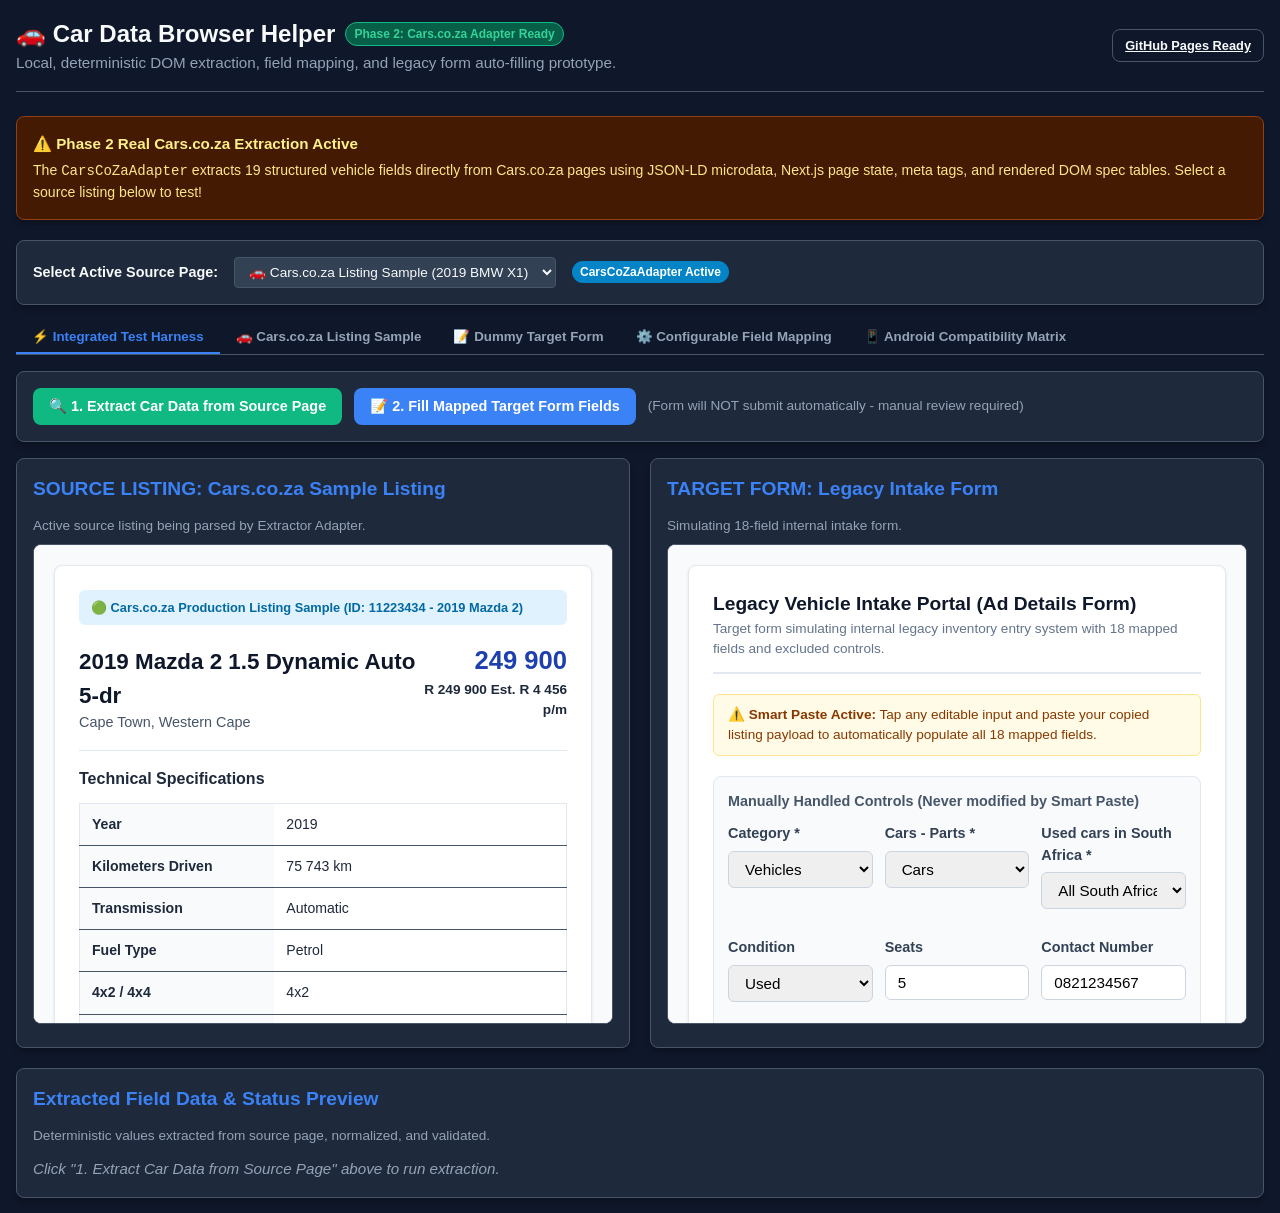
<file: docs/index.html>
<!DOCTYPE html>
<html lang="en">
<head>
  <meta charset="UTF-8">
  <meta name="viewport" content="width=device-width, initial-scale=1.0">
  <title>Car Data Automation Helper - Phase 2 Cars.co.za Extractor</title>
  <link rel="stylesheet" href="styles.css">
</head>
<body>

  <header>
    <div style="display:flex; justify-content:space-between; align-items:center; flex-wrap:wrap; gap:12px;">
      <div>
        <h1>
          🚗 Car Data Browser Helper
          <span class="badge badge-no-node">Phase 2: Cars.co.za Adapter Ready</span>
        </h1>
        <p>Local, deterministic DOM extraction, field mapping, and legacy form auto-filling prototype.</p>
      </div>
      <div>
        <a href="https://github.com" target="_blank" class="btn btn-outline" style="font-size:0.8rem; padding:6px 12px;">GitHub Pages Ready</a>
      </div>
    </div>
  </header>

  <!-- Same-Origin Security Notice Banner -->
  <div class="card" style="background:#451a03; border-color:#92400e; margin-bottom:20px;">
    <h3 style="color:#fef08a; font-size:0.95rem; margin-bottom:4px;">⚠️ Phase 2 Real Cars.co.za Extraction Active</h3>
    <p style="color:#fde68a; font-size:0.88rem;">
      The <code>CarsCoZaAdapter</code> extracts 19 structured vehicle fields directly from Cars.co.za pages using JSON-LD microdata, Next.js page state, meta tags, and rendered DOM spec tables. Select a source listing below to test!
    </p>
  </div>

  <!-- Source Page Selector -->
  <div class="card" style="margin-bottom:16px; background:#1e293b;">
    <div style="display:flex; align-items:center; gap:16px; flex-wrap:wrap;">
      <label style="font-weight:600; color:#f8fafc; font-size:0.9rem;">Select Active Source Page:</label>
      <select id="source-page-select" class="mapping-input" style="width:auto; min-width:320px; font-family:sans-serif;" onchange="switchSourceIframe(this.value)">
        <option value="cars-co-za-sample.html">🚗 Cars.co.za Listing Sample (2019 BMW X1)</option>
        <option value="dummy-source.html">📄 Dummy Practice Page (Phase 1)</option>
      </select>
      <span id="active-adapter-badge" class="badge" style="background:#0284c7; color:#fff;">CarsCoZaAdapter Active</span>
    </div>
  </div>

  <!-- Navigation Tabs -->
  <div class="tabs">
    <button class="tab-btn active" data-tab="tab-harness">⚡ Integrated Test Harness</button>
    <button class="tab-btn" data-tab="tab-cars-sample">🚗 Cars.co.za Listing Sample</button>
    <button class="tab-btn" data-tab="tab-target">📝 Dummy Target Form</button>
    <button class="tab-btn" data-tab="tab-mapping">⚙️ Configurable Field Mapping</button>
    <button class="tab-btn" data-tab="tab-android">📱 Android Compatibility Matrix</button>
  </div>

  <!-- TAB 1: INTEGRATED TEST HARNESS -->
  <div id="tab-harness" class="tab-content active">
    <div class="card full-width" style="margin-bottom:16px;">
      <div class="action-bar" style="margin-bottom:0;">
        <button onclick="extractFromIframeSource()" class="btn btn-success">
          🔍 1. Extract Car Data from Source Page
        </button>
        <button id="btn-fill-target-iframe" onclick="fillTargetIframe()" class="btn btn-primary" disabled>
          📝 2. Fill Mapped Target Form Fields
        </button>
        <span style="align-self:center; font-size:0.85rem; color:#94a3b8;">
          (Form will NOT submit automatically - manual review required)
        </span>
      </div>
    </div>

    <!-- Extraction Status & Summary -->
    <div id="fill-summary-container" style="margin-bottom:12px;"></div>

    <div class="grid-layout">
      <!-- Left: Source Listing Iframe -->
      <div class="card">
        <h2>SOURCE LISTING: <span id="source-iframe-title">Cars.co.za Sample Listing</span></h2>
        <p style="margin-bottom:8px; font-size:0.85rem;">Active source listing being parsed by Extractor Adapter.</p>
        <iframe id="iframe-source" src="cars-co-za-sample.html"></iframe>
      </div>

      <!-- Right: Target Form Iframe -->
      <div class="card">
        <h2>TARGET FORM: Legacy Intake Form</h2>
        <p style="margin-bottom:8px; font-size:0.85rem;">Simulating 18-field internal intake form.</p>
        <iframe id="iframe-target" src="dummy-target.html"></iframe>
      </div>
    </div>

    <!-- Live Extracted Data Preview Panel -->
    <div class="card full-width" style="margin-top:20px;">
      <h2>Extracted Field Data & Status Preview</h2>
      <p style="margin-bottom:12px; font-size:0.85rem;">Deterministic values extracted from source page, normalized, and validated.</p>
      <div id="preview-table-container" class="table-responsive">
        <p style="color:#94a3b8; font-style:italic;">Click "1. Extract Car Data from Source Page" above to run extraction.</p>
      </div>
    </div>
  </div>

  <!-- TAB 2: STANDALONE CARS.CO.ZA SAMPLE -->
  <div id="tab-cars-sample" class="tab-content">
    <div class="card full-width">
      <h2>Cars.co.za Sample Listing Fixture</h2>
      <p style="margin-bottom:16px;">View or test the Cars.co.za sample listing standalone in a full window.</p>
      <div style="margin-bottom:12px;">
        <a href="cars-co-za-sample.html" target="_blank" class="btn btn-secondary">Open cars-co-za-sample.html in New Tab ↗</a>
      </div>
      <iframe src="cars-co-za-sample.html" style="height:600px;"></iframe>
    </div>
  </div>

  <!-- TAB 3: STANDALONE DUMMY TARGET -->
  <div id="tab-target" class="tab-content">
    <div class="card full-width">
      <h2>Dummy Target Legacy Form</h2>
      <p style="margin-bottom:16px;">View or test the 18-field legacy target form standalone.</p>
      <div style="margin-bottom:12px;">
        <a href="dummy-target.html" target="_blank" class="btn btn-secondary">Open dummy-target.html in New Tab ↗</a>
      </div>
      <iframe src="dummy-target.html" style="height:600px;"></iframe>
    </div>
  </div>

  <!-- TAB 4: CONFIGURABLE FIELD MAPPING -->
  <div id="tab-mapping" class="tab-content">
    <div class="card full-width">
      <div style="display:flex; justify-content:space-between; align-items:center; flex-wrap:wrap; margin-bottom:16px;">
        <div>
          <h2>Configurable Source → Target Field Mapping</h2>
          <p>Define which CSS selector or input ID on the target form corresponds to each extracted source car attribute.</p>
        </div>
        <div class="action-bar" style="margin:0;">
          <button onclick="saveMappingChanges()" class="btn btn-success">💾 Save Mapping</button>
          <button onclick="resetMappingDefaults()" class="btn btn-outline">🔄 Reset to Defaults</button>
        </div>
      </div>

      <div id="mapping-editor-container" class="table-responsive"></div>
    </div>
  </div>

  <!-- TAB 5: ANDROID COMPATIBILITY MATRIX -->
  <div id="tab-android" class="tab-content">
    <div class="card full-width" style="margin-bottom:20px;">
      <h2>📱 Android Compatibility & Execution Architecture Report</h2>
      <p style="margin-bottom:16px;">Comprehensive analysis of running this car data helper workflow on Android devices.</p>

      <div class="grid-layout">
        <div class="card" style="background:#1e293b;">
          <h3 style="color:#34d399; font-size:1rem; margin-bottom:8px;">A. What WORKS in Plain Android Chrome</h3>
          <ul style="color:#cbd5e1; font-size:0.88rem; padding-left:20px; line-height:1.6;">
            <li>Opening static HTML/JS pages hosted on GitHub Pages or local storage.</li>
            <li>DOM extraction & normalization logic running inside an active page.</li>
            <li>Saving & retrieving mapping configs / extracted car JSON in <code>localStorage</code>.</li>
            <li>Form filling logic executing within an active page or iframe.</li>
            <li>Manual form review and manual submission by user.</li>
          </ul>
        </div>

        <div class="card" style="background:#1e293b;">
          <h3 style="color:#f87171; font-size:1rem; margin-bottom:8px;">B. What DOES NOT WORK in Plain Android Chrome</h3>
          <ul style="color:#cbd5e1; font-size:0.88rem; padding-left:20px; line-height:1.6;">
            <li><strong>Cross-tab auto-filling:</strong> Standard Android Chrome isolated web tabs cannot inspect or inject JS into each other due to browser same-origin policies.</li>
            <li><strong>Chrome Desktop Extension Manifest V3:</strong> Plain Android Chrome does not support desktop Chrome extensions out of the box.</li>
          </ul>
        </div>
      </div>
    </div>
  </div>

  <script src="normalizers.js"></script>
  <script src="validators.js"></script>
  <script src="field-mapping.js"></script>
  <script src="storage-manager.js"></script>
  <script src="source-extractor.js"></script>
  <script src="target-filler.js"></script>
  <script src="app.js"></script>
  <script>
    function switchSourceIframe(val) {
      document.getElementById('iframe-source').src = val;
      const titleSpan = document.getElementById('source-iframe-title');
      const badge = document.getElementById('active-adapter-badge');
      if (val.includes('cars-co-za')) {
        titleSpan.textContent = 'Cars.co.za Sample Listing';
        badge.textContent = 'CarsCoZaAdapter Active';
        badge.style.background = '#0284c7';
      } else {
        titleSpan.textContent = 'Dummy Practice Page';
        badge.textContent = 'DummySourceAdapter Active';
        badge.style.background = '#059669';
      }
    }
  </script>
</body>
</html>
</file>
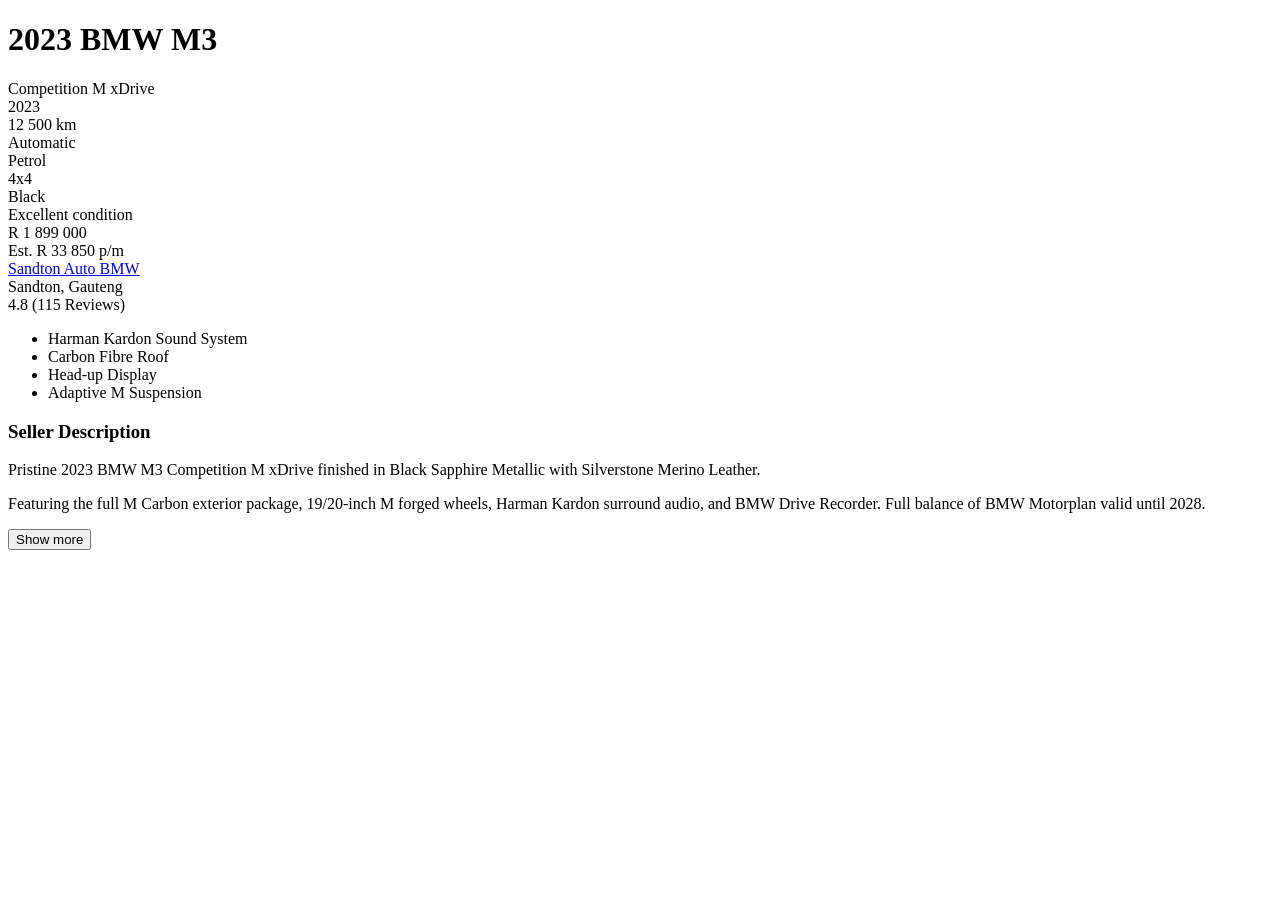
<file: docs/cars-co-za-bmw-sample.html>
<!DOCTYPE html>
<html lang="en">
<head>
  <meta charset="UTF-8">
  <title>2023 BMW M3 Competition M xDrive for sale in Gauteng Sandton - Cars.co.za</title>
  <link rel="canonical" href="https://www.cars.co.za/for-sale/used/2023-BMW-M3-Competition-M-xDrive-Gauteng-Sandton/11229988/">
</head>
<body>
  <div id="cars-co-za-marker"></div>

  <div class="vehicle-view">
    <h1 data-test="heading">2023 BMW M3</h1>
    <div data-test="variant">Competition M xDrive</div>

    <!-- SPECS BADGES -->
    <div class="specs-wrapper">
      <div><span>2023</span></div>
      <div><span>12 500 km</span></div>
      <div><span>Automatic</span></div>
      <div><span>Petrol</span></div>
      <div><span>4x4</span></div>
      <div><span>Black</span></div>
      <div><span>Excellent condition</span></div>
    </div>

    <!-- PRICING -->
    <div class="pricing-card">
      <div class="price-cash">R 1 899 000</div>
      <div class="price-installment">Est. R 33 850 p/m</div>
    </div>

    <!-- DEALER -->
    <div class="dealer-section">
      <div class="dealer-info">
        <a href="/dealers/sandton-auto-bmw/" class="dealer-title">Sandton Auto BMW</a>
        <div class="dealer-address">Sandton, Gauteng</div>
      </div>
      <div class="dealer-rating">
        <span>4.8</span>
        <span>(115 Reviews)</span>
      </div>
    </div>

    <!-- FEATURES -->
    <div data-test="features">
      <ul>
        <li>Harman Kardon Sound System</li>
        <li>Carbon Fibre Roof</li>
        <li>Head-up Display</li>
        <li>Adaptive M Suspension</li>
      </ul>
    </div>

    <!-- DESCRIPTION WITH SHOW MORE BUTTON -->
    <div class="description-section">
      <h3>Seller Description</h3>
      <div class="description-content">
        <p>Pristine 2023 BMW M3 Competition M xDrive finished in Black Sapphire Metallic with Silverstone Merino Leather.</p>
        <p>Featuring the full M Carbon exterior package, 19/20-inch M forged wheels, Harman Kardon surround audio, and BMW Drive Recorder. Full balance of BMW Motorplan valid until 2028.</p>
        <button type="button" class="btn-show-more">Show more</button>
      </div>
    </div>
  </div>

  <script src="normalizers.js"></script>
  <script src="validators.js"></script>
  <script src="source-extractor.js"></script>
  <script>
    window.addEventListener('DOMContentLoaded', () => {
      const res = window.CarSourceExtractor.extractFromDocument(document);
      const pre = document.createElement('pre');
      pre.id = 'bmw-out';
      pre.textContent = JSON.stringify(res.normalized, null, 2);
      document.body.appendChild(pre);
    });
  </script>
</body>
</html>
</file>
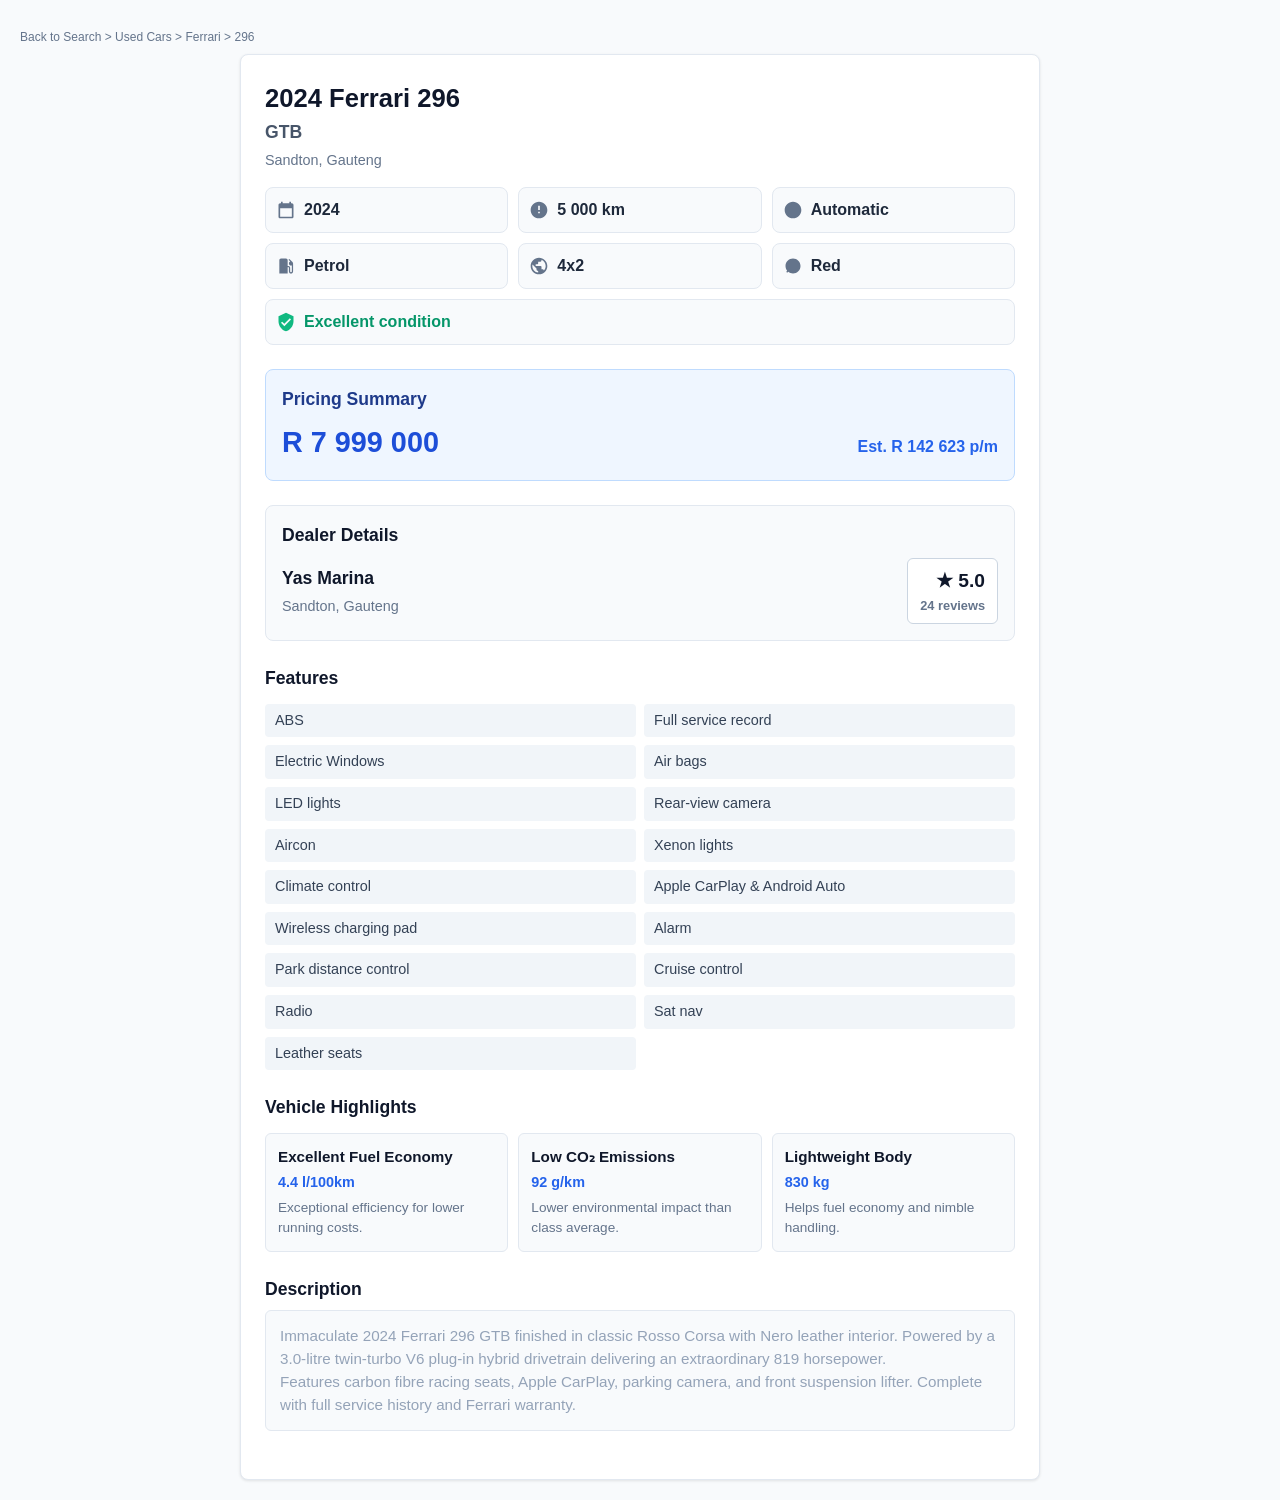
<file: docs/cars-co-za-ferrari-sample.html>
<!DOCTYPE html>
<html lang="en">
<head>
  <meta charset="UTF-8">
  <meta name="viewport" content="width=device-width, initial-scale=1.0">
  <title>2024 Ferrari 296 GTB for sale in Sandton - Cars.co.za</title>
  <link rel="canonical" href="https://www.cars.co.za/for-sale/used/2024-Ferrari-296-GTB-Gauteng-Sandton/11223378/">
  <meta property="og:title" content="2024 Ferrari 296 GTB for sale - R 7 999 000">
  <meta property="og:description" content="Back to Search Used Cars Ferrari 296 GTB...">
  <meta property="og:url" content="https://www.cars.co.za/for-sale/used/2024-Ferrari-296-GTB-Gauteng-Sandton/11223378/">
  <link rel="stylesheet" href="styles.css">
  <meta name="cars-co-za-marker" id="cars-co-za-marker" content="true">
</head>
<body class="demo-body">
  <div class="nav-breadcrumbs" style="padding:8px 0; color:#64748b; font-size:12px;">
    <span>Back to Search</span> &gt; <span>Used Cars</span> &gt; <span>Ferrari</span> &gt; <span>296</span>
  </div>

  <div class="demo-card">
    <!-- TITLE SECTION -->
    <div class="title-container" style="margin-bottom:16px;">
      <h1 class="heading-sm" data-test="heading" style="color:#0f172a; margin:0; font-size:1.6rem; font-weight:800;">2024 Ferrari 296</h1>
      <div class="vehicle-subtitle" data-test="variant" style="color:#475569; font-size:1.1rem; font-weight:600; margin-top:2px;">GTB</div>
      <p class="location-text" data-test="location" style="color:#64748b; font-size:0.9rem; margin-top:4px;">Sandton, Gauteng</p>
    </div>

    <!-- VEHICLE SUMMARY CHIPS (7 ICON CHIPS) -->
    <div class="vehicle-overview" data-test="vehicle-specs" style="display:grid; grid-template-columns:repeat(3, 1fr); gap:10px; margin-bottom:24px;">
      <div class="spec-chip" style="background:#f8fafc; border:1px solid #e2e8f0; padding:10px; border-radius:8px; display:flex; align-items:center; gap:8px;">
        <svg class="icon-calendar" aria-label="Year" width="20" height="20" viewBox="0 0 24 24"><path fill="#64748b" d="M19 4h-1V2h-2v2H8V2H6v2H5c-1.1 0-2 .9-2 2v14c0 1.1.9 2 2 2h14c1.1 0 2-.9 2-2V6c0-1.1-.9-2-2-2zm0 16H5V10h14v10z"/></svg>
        <span style="font-weight:700; color:#1e293b;">2024</span>
      </div>
      <div class="spec-chip" style="background:#f8fafc; border:1px solid #e2e8f0; padding:10px; border-radius:8px; display:flex; align-items:center; gap:8px;">
        <svg class="icon-odometer" aria-label="Mileage" width="20" height="20" viewBox="0 0 24 24"><path fill="#64748b" d="M12 2C6.48 2 2 6.48 2 12s4.48 10 10 10 10-4.48 10-10S17.52 2 12 2zm1 14h-2v-2h2v2zm0-4h-2V7h2v5z"/></svg>
        <span style="font-weight:700; color:#1e293b;">5 000 km</span>
      </div>
      <div class="spec-chip" style="background:#f8fafc; border:1px solid #e2e8f0; padding:10px; border-radius:8px; display:flex; align-items:center; gap:8px;">
        <svg class="icon-transmission" aria-label="Transmission" width="20" height="20" viewBox="0 0 24 24"><path fill="#64748b" d="M7 11v2h10v-2H7zm5-9C6.48 2 2 6.48 2 12s4.48 10 10 10 10-4.48 10-10S17.52 2 12 2z"/></svg>
        <span style="font-weight:700; color:#1e293b;">Automatic</span>
      </div>
      <div class="spec-chip" style="background:#f8fafc; border:1px solid #e2e8f0; padding:10px; border-radius:8px; display:flex; align-items:center; gap:8px;">
        <svg class="icon-fuel" aria-label="Fuel" width="20" height="20" viewBox="0 0 24 24"><path fill="#64748b" d="M19.77 7.23l.01-.01-3.72-3.72L15 4.56l2.11 2.11c-.94.36-1.61 1.26-1.61 2.33 0 1.38 1.12 2.5 2.5 2.5.36 0 .69-.08 1-.21v7.21c0 .55-.45 1-1 1s-1-.45-1-1V14c0-1.1-.9-2-2-2h-1V5c0-1.1-.9-2-2-2H6c-1.1 0-2 .9-2 2v16h10v-7.5h1.5v5c0 1.38 1.12 2.5 2.5 2.5s2.5-1.12 2.5-2.5V9c0-.69-.28-1.32-.73-1.77z"/></svg>
        <span style="font-weight:700; color:#1e293b;">Petrol</span>
      </div>
      <div class="spec-chip" style="background:#f8fafc; border:1px solid #e2e8f0; padding:10px; border-radius:8px; display:flex; align-items:center; gap:8px;">
        <svg class="icon-drivetrain" aria-label="Drivetrain" width="20" height="20" viewBox="0 0 24 24"><path fill="#64748b" d="M12 2C6.48 2 2 6.48 2 12s4.48 10 10 10 10-4.48 10-10S17.52 2 12 2zm-1 17.93c-3.95-.49-7-3.85-7-7.93 0-.62.08-1.21.21-1.79L9 15v1c0 1.1.9 2 2 2v1.93zm6.9-2.54c-.26-.81-1-1.39-1.9-1.39h-1v-3c0-.55-.45-1-1-1H8v-2h2c.55 0 1-.45 1-1V7h2c1.1 0 2-.9 2-2v-.41c2.93 1.19 5 4.06 5 7.41 0 2.08-.8 3.97-2.1 5.39z"/></svg>
        <span style="font-weight:700; color:#1e293b;">4x2</span>
      </div>
      <div class="spec-chip" style="background:#f8fafc; border:1px solid #e2e8f0; padding:10px; border-radius:8px; display:flex; align-items:center; gap:8px;">
        <svg class="icon-color" aria-label="Colour" width="20" height="20" viewBox="0 0 24 24"><path fill="#64748b" d="M12 3c-4.97 0-9 4.03-9 9 0 2.12.74 4.07 1.97 5.61L4.35 18.2c-.39.39-.39 1.02 0 1.41.39.39 1.02.39 1.41 0l.59-.59C7.93 20.26 9.88 21 12 21c4.97 0 9-4.03 9-9s-4.03-9-9-9z"/></svg>
        <span style="font-weight:700; color:#1e293b;">Red</span>
      </div>
      <div class="spec-chip" style="background:#f8fafc; border:1px solid #e2e8f0; padding:10px; border-radius:8px; display:flex; align-items:center; gap:8px; grid-column:span 3;">
        <svg class="icon-condition" aria-label="Condition" width="20" height="20" viewBox="0 0 24 24"><path fill="#10b981" d="M12 1L3 5v6c0 5.55 3.84 10.74 9 12 5.16-1.26 9-6.45 9-12V5l-9-4zm-2 16l-4-4 1.41-1.41L10 14.17l6.59-6.59L18 9l-8 8z"/></svg>
        <span style="font-weight:700; color:#059669;">Excellent condition</span>
      </div>
    </div>

    <!-- PRICING SUMMARY SECTION -->
    <div class="pricing-card" style="background:#eff6ff; border:1px solid #bfdbfe; padding:16px; border-radius:8px; margin-bottom:24px;">
      <h3 style="margin:0 0 8px 0; color:#1e3a8a; font-size:1.1rem; font-weight:700;">Pricing Summary</h3>
      <div style="display:flex; justify-content:space-between; align-items:baseline;">
        <div>
          <span class="price-cash" data-test="price" style="font-size:1.8rem; font-weight:800; color:#1d4ed8;">R 7 999 000</span>
        </div>
        <div>
          <span class="price-installment" data-test="installment" style="font-size:1rem; font-weight:700; color:#2563eb;">Est. R 142 623 p/m</span>
        </div>
      </div>
    </div>

    <!-- DEALER SECTION -->
    <div class="dealer-card" style="background:#f8fafc; border:1px solid #e2e8f0; padding:16px; border-radius:8px; margin-bottom:24px;">
      <h3 style="margin:0 0 10px 0; color:#0f172a; font-size:1.1rem; font-weight:700;">Dealer Details</h3>
      <div style="display:flex; justify-content:space-between; align-items:center;">
        <div>
          <strong class="dealer-name" data-test="dealer-name" style="font-size:1.1rem; color:#0f172a; display:block;">Yas Marina</strong>
          <p class="dealer-address" data-test="dealer-address" style="color:#64748b; font-size:0.9rem; margin:4px 0 0 0;">Sandton, Gauteng</p>
        </div>
        <div class="rating-box" style="background:#ffffff; border:1px solid #cbd5e1; padding:8px 12px; border-radius:6px; text-align:right;">
          <div style="font-size:1.2rem; font-weight:800; color:#0f172a;">★ 5.0</div>
          <div style="font-size:0.8rem; color:#64748b; font-weight:600;">24 reviews</div>
        </div>
      </div>
    </div>

    <!-- FEATURES SECTION -->
    <div class="features-section" style="margin-bottom:24px;">
      <h3 style="margin:0 0 12px 0; color:#0f172a; font-size:1.1rem; font-weight:700;">Features</h3>
      <div class="features-grid" style="display:grid; grid-template-columns:repeat(2, 1fr); gap:8px;">
        <div class="feature-item" style="padding:6px 10px; background:#f1f5f9; border-radius:4px; font-size:0.9rem; color:#334155;">ABS</div>
        <div class="feature-item" style="padding:6px 10px; background:#f1f5f9; border-radius:4px; font-size:0.9rem; color:#334155;">Full service record</div>
        <div class="feature-item" style="padding:6px 10px; background:#f1f5f9; border-radius:4px; font-size:0.9rem; color:#334155;">Electric Windows</div>
        <div class="feature-item" style="padding:6px 10px; background:#f1f5f9; border-radius:4px; font-size:0.9rem; color:#334155;">Air bags</div>
        <div class="feature-item" style="padding:6px 10px; background:#f1f5f9; border-radius:4px; font-size:0.9rem; color:#334155;">LED lights</div>
        <div class="feature-item" style="padding:6px 10px; background:#f1f5f9; border-radius:4px; font-size:0.9rem; color:#334155;">Rear-view camera</div>
        <div class="feature-item" style="padding:6px 10px; background:#f1f5f9; border-radius:4px; font-size:0.9rem; color:#334155;">Aircon</div>
        <div class="feature-item" style="padding:6px 10px; background:#f1f5f9; border-radius:4px; font-size:0.9rem; color:#334155;">Xenon lights</div>
        <div class="feature-item" style="padding:6px 10px; background:#f1f5f9; border-radius:4px; font-size:0.9rem; color:#334155;">Climate control</div>
        <div class="feature-item" style="padding:6px 10px; background:#f1f5f9; border-radius:4px; font-size:0.9rem; color:#334155;">Apple CarPlay & Android Auto</div>
        <div class="feature-item" style="padding:6px 10px; background:#f1f5f9; border-radius:4px; font-size:0.9rem; color:#334155;">Wireless charging pad</div>
        <div class="feature-item" style="padding:6px 10px; background:#f1f5f9; border-radius:4px; font-size:0.9rem; color:#334155;">Alarm</div>
        <div class="feature-item" style="padding:6px 10px; background:#f1f5f9; border-radius:4px; font-size:0.9rem; color:#334155;">Park distance control</div>
        <div class="feature-item" style="padding:6px 10px; background:#f1f5f9; border-radius:4px; font-size:0.9rem; color:#334155;">Cruise control</div>
        <div class="feature-item" style="padding:6px 10px; background:#f1f5f9; border-radius:4px; font-size:0.9rem; color:#334155;">Radio</div>
        <div class="feature-item" style="padding:6px 10px; background:#f1f5f9; border-radius:4px; font-size:0.9rem; color:#334155;">Sat nav</div>
        <div class="feature-item" style="padding:6px 10px; background:#f1f5f9; border-radius:4px; font-size:0.9rem; color:#334155;">Leather seats</div>
      </div>
    </div>

    <!-- VEHICLE HIGHLIGHTS SECTION (3 CARDS) -->
    <div class="highlights-section" data-test="vehicle-highlights" style="margin-bottom:24px;">
      <h3 style="margin:0 0 12px 0; color:#0f172a; font-size:1.1rem; font-weight:700;">Vehicle Highlights</h3>
      <div class="highlights-grid" style="display:grid; grid-template-columns:repeat(3, 1fr); gap:10px;">
        <div class="highlight-card" style="background:#f8fafc; border:1px solid #e2e8f0; padding:12px; border-radius:6px;">
          <h4 style="margin:0 0 4px 0; font-size:0.95rem; font-weight:700; color:#0f172a;">Excellent Fuel Economy</h4>
          <div style="font-weight:700; color:#2563eb; font-size:0.9rem; margin-bottom:4px;">4.4 l/100km</div>
          <p style="margin:0; font-size:0.85rem; color:#64748b;">Exceptional efficiency for lower running costs.</p>
        </div>
        <div class="highlight-card" style="background:#f8fafc; border:1px solid #e2e8f0; padding:12px; border-radius:6px;">
          <h4 style="margin:0 0 4px 0; font-size:0.95rem; font-weight:700; color:#0f172a;">Low CO₂ Emissions</h4>
          <div style="font-weight:700; color:#2563eb; font-size:0.9rem; margin-bottom:4px;">92 g/km</div>
          <p style="margin:0; font-size:0.85rem; color:#64748b;">Lower environmental impact than class average.</p>
        </div>
        <div class="highlight-card" style="background:#f8fafc; border:1px solid #e2e8f0; padding:12px; border-radius:6px;">
          <h4 style="margin:0 0 4px 0; font-size:0.95rem; font-weight:700; color:#0f172a;">Lightweight Body</h4>
          <div style="font-weight:700; color:#2563eb; font-size:0.9rem; margin-bottom:4px;">830 kg</div>
          <p style="margin:0; font-size:0.85rem; color:#64748b;">Helps fuel economy and nimble handling.</p>
        </div>
      </div>
    </div>

    <!-- DESCRIPTION SECTION -->
    <div class="description-section" style="margin-bottom:24px;">
      <h3 style="margin:0 0 8px 0; color:#0f172a; font-size:1.1rem; font-weight:700;">Description</h3>
      <div class="description-content" style="background:#f8fafc; border:1px solid #e2e8f0; padding:14px; border-radius:6px; color:#334155; font-size:0.95rem; line-height:1.5;">
        <p>Immaculate 2024 Ferrari 296 GTB finished in classic Rosso Corsa with Nero leather interior. Powered by a 3.0-litre twin-turbo V6 plug-in hybrid drivetrain delivering an extraordinary 819 horsepower.</p>
        <p>Features carbon fibre racing seats, Apple CarPlay, parking camera, and front suspension lifter. Complete with full service history and Ferrari warranty.</p>
      </div>
    </div>
  </div>

    <!-- Test Output Container -->
    <pre id="sample-json-out" style="margin-top:16px; display:none; background:#0f172a; color:#34d399; padding:12px; border-radius:6px; font-size:0.8rem; overflow-x:auto;"></pre>
  </div>

  <script src="normalizers.js"></script>
  <script src="validators.js"></script>
  <script src="source-extractor.js"></script>
  <script>
    function runSampleExtraction() {
      const res = window.CarSourceExtractor.extractFromDocument(document);
      const out = document.getElementById('sample-json-out');
      out.style.display = 'block';
      out.textContent = JSON.stringify(res.normalized, null, 2);
    }
    window.addEventListener('DOMContentLoaded', runSampleExtraction);
  </script>
</body>
</html>
</file>
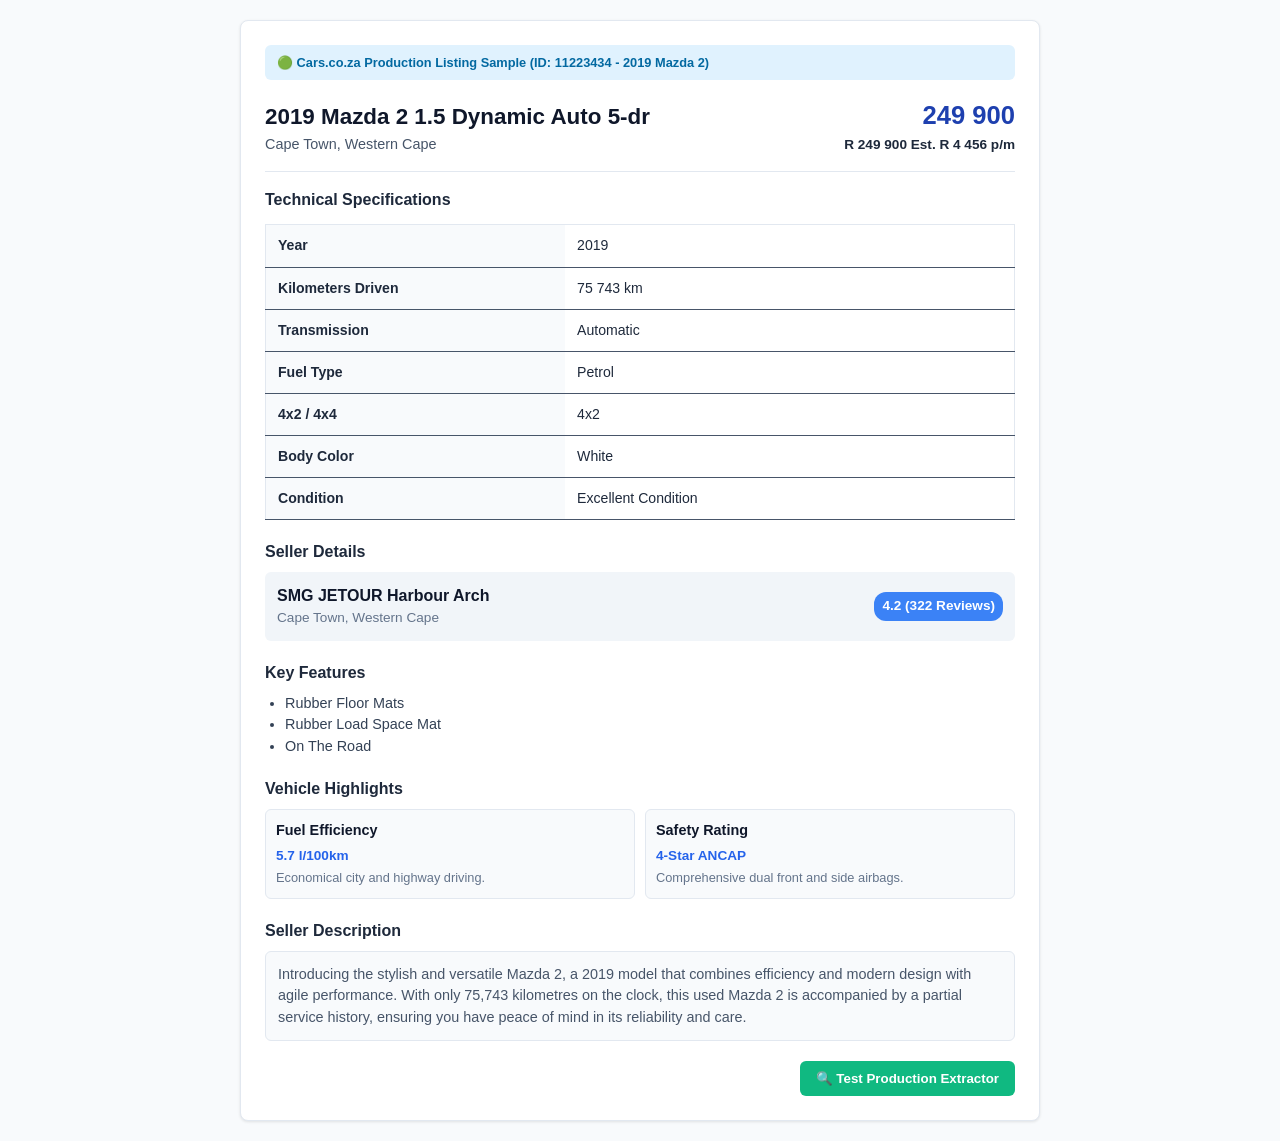
<file: docs/cars-co-za-sample.html>
<!DOCTYPE html>
<html lang="en">
<head>
  <meta charset="UTF-8">
  <meta name="viewport" content="width=device-width, initial-scale=1.0">
  <title>2019 Mazda 2 1.5 Dynamic Auto 5-dr for sale in Cape Town - Cars.co.za</title>
  <link rel="canonical" href="https://www.cars.co.za/for-sale/used/2019-Mazda-2-1.5-Dynamic-Auto-5-dr-Western-Cape-Cape-Town/11223434/">
  <meta property="og:title" content="2019 Mazda 2 1.5 Dynamic Auto 5-dr for sale - R 249 900">
  <meta property="og:description" content="Introducing the stylish and versatile Mazda 2, a 2019 model that combines efficiency and modern design with agile performance. With only 75,743 kilometres on the clock...">
  <meta property="og:url" content="https://www.cars.co.za/for-sale/used/2019-Mazda-2-1.5-Dynamic-Auto-5-dr-Western-Cape-Cape-Town/11223434/">
  <link rel="stylesheet" href="styles.css">

  <!-- Cars.co.za Marker -->
  <meta name="cars-co-za-marker" id="cars-co-za-marker" content="true">

  <!-- Schema.org Microdata JSON-LD -->
  <script type="application/ld+json">
  {
    "@context": "https://schema.org",
    "@type": "Car",
    "name": "2019 Mazda 2 1.5 Dynamic Auto 5-dr",
    "brand": { "@type": "Brand", "name": "Mazda" },
    "model": "2",
    "vehicleModelDate": "2019",
    "mileageFromOdometer": { "@type": "QuantitativeValue", "value": "75743", "unitCode": "KMT" },
    "vehicleTransmission": "Automatic",
    "fuelType": "Petrol",
    "driveWheelConfiguration": "Front-wheel drive",
    "color": "White",
    "itemCondition": "https://schema.org/UsedCondition",
    "offers": {
      "@type": "Offer",
      "price": "249900",
      "priceCurrency": "ZAR",
      "seller": {
        "@type": "AutoDealer",
        "name": "SMG JETOUR Harbour Arch",
        "aggregateRating": { "@type": "AggregateRating", "ratingValue": "4.2", "reviewCount": "322" }
      }
    },
    "description": "Introducing the stylish and versatile Mazda 2, a 2019 model that combines efficiency and modern design with agile performance. With only 75,743 kilometres on the clock, this used Mazda 2 is accompanied by a partial service history, ensuring you have peace of mind in its reliability and care."
  }
  </script>

  <!-- Hydrated Next.js Props Simulation -->
  <script id="__NEXT_DATA__" type="application/json">
  {
    "props": {
      "pageProps": {
        "listing": {
          "id": "11223434",
          "title": "2019 Mazda 2 1.5 Dynamic Auto 5-dr",
          "year": "2019",
          "mileage": "75 743 km",
          "transmission": "Automatic",
          "fuel": "Petrol",
          "drivetrain": "4x2",
          "colour": "White",
          "condition": "Excellent Condition",
          "price": "249 900",
          "pricingSummary": "R 249 900 Est. R 4 456 p/m",
          "dealer": {
            "name": "SMG JETOUR Harbour Arch",
            "rating": "4.2 (322 Reviews)",
            "address": "Cape Town, Western Cape"
          },
          "location": "Cape Town, Western Cape",
          "features": ["Rubber Floor Mats", "Rubber Load Space Mat", "On The Road"],
          "description": "Introducing the stylish and versatile Mazda 2, a 2019 model that combines efficiency and modern design with agile performance. With only 75,743 kilometres on the clock, this used Mazda 2 is accompanied by a partial service history, ensuring you have peace of mind in its reliability and care."
        }
      }
    }
  }
  </script>
</head>
<body class="demo-body">

  <div class="demo-card">
    <div style="background:#e0f2fe; color:#0369a1; padding:8px 12px; border-radius:6px; font-size:0.8rem; font-weight:600; margin-bottom:16px;">
      🟢 Cars.co.za Production Listing Sample (ID: 11223434 - 2019 Mazda 2)
    </div>

    <!-- Header Section -->
    <div style="display:flex; justify-content:space-between; align-items:flex-start; margin-bottom:16px;">
      <div>
        <h1 class="heading-sm" data-test="heading" style="color:#0f172a; margin-top:4px; font-size:1.4rem;">2019 Mazda 2 1.5 Dynamic Auto 5-dr</h1>
        <p data-test="location" class="location-text" style="color:#475569; font-size:0.9rem;">Cape Town, Western Cape</p>
      </div>
      <div style="text-align:right;">
        <span class="heading-lg price" data-test="price" style="font-size:1.6rem; font-weight:800; color:#1e40af;">249 900</span>
        <span data-test="pricing-summary" class="price-summary" style="display:block; font-size:0.85rem; color:#1e293b; font-weight:600;">R 249 900 Est. R 4 456 p/m</span>
      </div>
    </div>

    <hr style="border:none; border-top:1px solid #e2e8f0; margin:16px 0;">

    <!-- Specification Table -->
    <h3 style="font-size:1rem; color:#1e293b; margin-bottom:12px;">Technical Specifications</h3>
    <table class="vehicle-details__list" style="width:100%; border:1px solid #e2e8f0; margin-bottom:20px;">
      <tbody>
        <tr class="spec-item"><td style="font-weight:600; background:#f8fafc; width:40%;">Year</td><td>2019</td></tr>
        <tr class="spec-item"><td style="font-weight:600; background:#f8fafc;">Kilometers Driven</td><td>75 743 km</td></tr>
        <tr class="spec-item"><td style="font-weight:600; background:#f8fafc;">Transmission</td><td>Automatic</td></tr>
        <tr class="spec-item"><td style="font-weight:600; background:#f8fafc;">Fuel Type</td><td>Petrol</td></tr>
        <tr class="spec-item"><td style="font-weight:600; background:#f8fafc;">4x2 / 4x4</td><td>4x2</td></tr>
        <tr class="spec-item"><td style="font-weight:600; background:#f8fafc;">Body Color</td><td>White</td></tr>
        <tr class="spec-item"><td style="font-weight:600; background:#f8fafc;">Condition</td><td>Excellent Condition</td></tr>
      </tbody>
    </table>

    <!-- Seller Info -->
    <h3 style="font-size:1rem; color:#1e293b; margin-bottom:8px;">Seller Details</h3>
    <div class="seller-info" style="background:#f1f5f9; padding:12px; border-radius:6px; margin-bottom:20px; display:flex; justify-content:space-between; align-items:center;">
      <div>
        <strong class="seller-info__title" data-test="dealer-name" style="color:#0f172a;">SMG JETOUR Harbour Arch</strong>
        <p class="seller-info__address" data-test="dealer-address" style="color:#64748b; font-size:0.85rem;">Cape Town, Western Cape</p>
      </div>
      <div class="rating-badge" data-test="dealer-rating" style="background:#3b82f6; color:#fff; padding:4px 8px; border-radius:12px; font-weight:700; font-size:0.85rem;">
        4.2 (322 Reviews)
      </div>
    </div>

    <!-- Features -->
    <h3 style="font-size:1rem; color:#1e293b; margin-bottom:8px;">Key Features</h3>
    <ul class="features-list" data-test="features" style="padding-left:20px; margin-bottom:20px; font-size:0.9rem; color:#334155;">
      <li>Rubber Floor Mats</li>
      <li>Rubber Load Space Mat</li>
      <li>On The Road</li>
    </ul>

    <!-- Vehicle Highlights (2 Cards) -->
    <div class="highlights-section" data-test="vehicle-highlights" style="margin-bottom:20px;">
      <h3 style="font-size:1rem; color:#1e293b; margin-bottom:8px;">Vehicle Highlights</h3>
      <div style="display:grid; grid-template-columns:repeat(2, 1fr); gap:10px;">
        <div class="highlight-card" style="background:#f8fafc; border:1px solid #e2e8f0; padding:10px; border-radius:6px;">
          <h4 style="margin:0 0 4px 0; font-size:0.9rem; font-weight:700; color:#0f172a;">Fuel Efficiency</h4>
          <div style="font-weight:700; color:#2563eb; font-size:0.85rem; margin-bottom:2px;">5.7 l/100km</div>
          <p style="margin:0; font-size:0.8rem; color:#64748b;">Economical city and highway driving.</p>
        </div>
        <div class="highlight-card" style="background:#f8fafc; border:1px solid #e2e8f0; padding:10px; border-radius:6px;">
          <h4 style="margin:0 0 4px 0; font-size:0.9rem; font-weight:700; color:#0f172a;">Safety Rating</h4>
          <div style="font-weight:700; color:#2563eb; font-size:0.85rem; margin-bottom:2px;">4-Star ANCAP</div>
          <p style="margin:0; font-size:0.8rem; color:#64748b;">Comprehensive dual front and side airbags.</p>
        </div>
      </div>
    </div>

    <!-- Description -->
    <h3 style="font-size:1rem; color:#1e293b; margin-bottom:8px;">Seller Description</h3>
    <p class="vehicle-description" data-test="description" style="background:#f8fafc; border:1px solid #e2e8f0; padding:12px; border-radius:6px; font-size:0.9rem; color:#475569;">
      Introducing the stylish and versatile Mazda 2, a 2019 model that combines efficiency and modern design with agile performance. With only 75,743 kilometres on the clock, this used Mazda 2 is accompanied by a partial service history, ensuring you have peace of mind in its reliability and care.
    </p>

    <!-- Test Harness Trigger -->
    <div style="margin-top:20px; text-align:right;">
      <button onclick="runSampleExtraction()" style="background:#10b981; color:#fff; border:none; padding:10px 16px; border-radius:6px; font-weight:700; cursor:pointer;">
        🔍 Test Production Extractor
      </button>
    </div>

    <pre id="sample-json-out" style="margin-top:16px; display:none; background:#0f172a; color:#34d399; padding:12px; border-radius:6px; font-size:0.8rem; overflow-x:auto;"></pre>
  </div>

  <script src="normalizers.js"></script>
  <script src="validators.js"></script>
  <script src="source-extractor.js"></script>
  <script>
    function runSampleExtraction() {
      const res = window.CarSourceExtractor.extractFromDocument(document);
      const out = document.getElementById('sample-json-out');
      out.style.display = 'block';
      out.textContent = JSON.stringify(res.normalized, null, 2);
    }
    window.addEventListener('DOMContentLoaded', runSampleExtraction);
  </script>
</body>
</html>
</file>
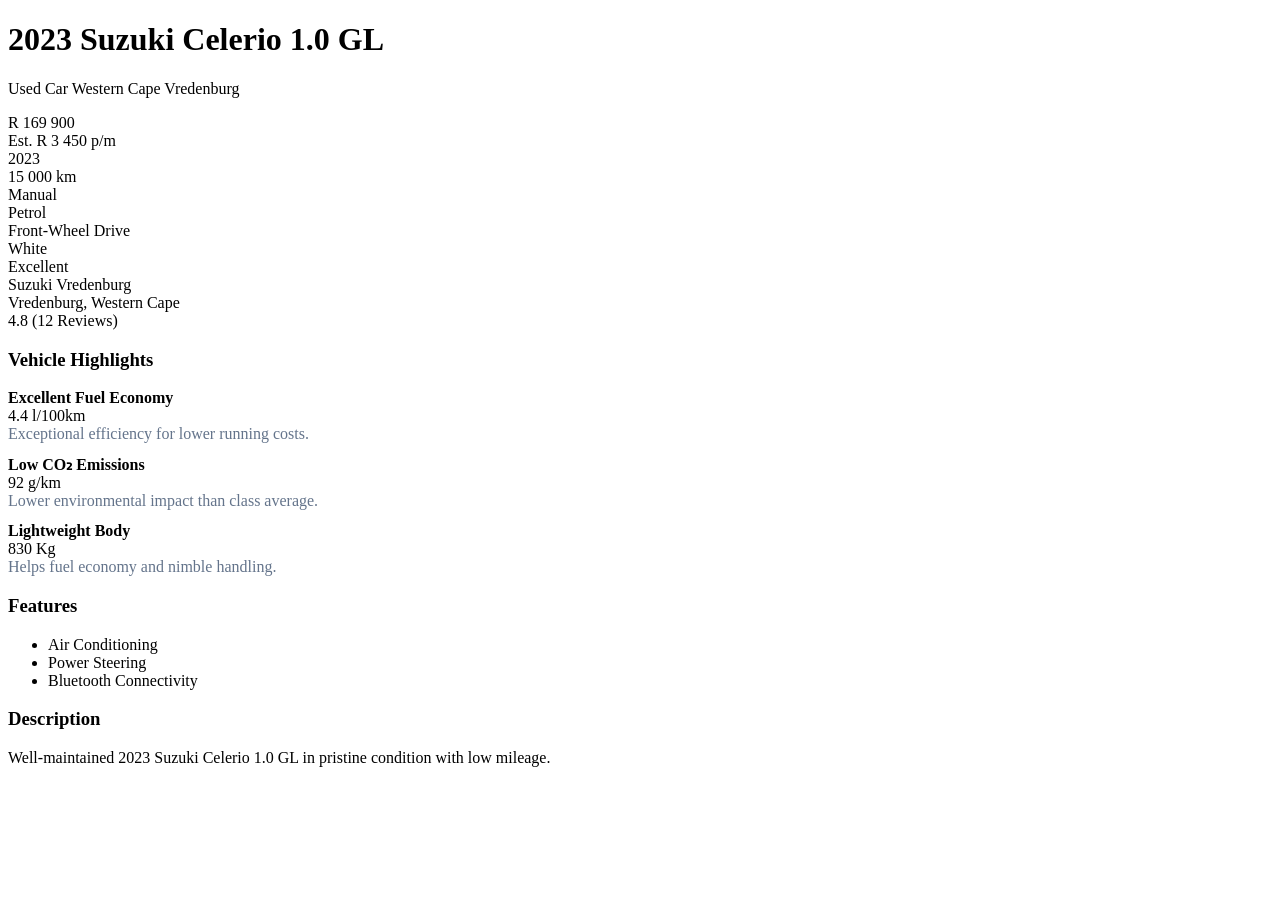
<file: docs/cars-co-za-suzuki-sample.html>
<!DOCTYPE html>
<html lang="en">
<head>
  <meta charset="UTF-8">
  <title>2023 Suzuki Celerio 1.0 GL for sale Western Cape Vredenburg</title>
  <link rel="canonical" href="https://www.cars.co.za/for-sale/used/2023-Suzuki-Celerio-1.0-GL-Western-Cape-Vredenburg/11225392/" />
  <script src="normalizers.js"></script>
  <script src="source-extractor.js"></script>
</head>
<body>
  <div id="__next">
    <header>
      <h1>2023 Suzuki Celerio 1.0 GL</h1>
      <p>Used Car Western Cape Vredenburg</p>
    </header>

    <!-- Pricing Summary -->
    <div class="pricing-container">
      <div class="price">R 169 900</div>
      <div class="installment">Est. R 3 450 p/m</div>
    </div>

    <!-- Quick specs -->
    <div class="specs-grid">
      <div>2023</div>
      <div>15 000 km</div>
      <div>Manual</div>
      <div>Petrol</div>
      <div>Front-Wheel Drive</div>
      <div>White</div>
      <div>Excellent</div>
    </div>

    <!-- Dealer -->
    <div class="dealer-info">
      <div class="name">Suzuki Vredenburg</div>
      <div class="address">Vredenburg, Western Cape</div>
      <div class="rating">4.8 (12 Reviews)</div>
    </div>

    <!-- MOBILE SSR/HYDRATED VEHICLE HIGHLIGHTS (Mantine structure with nested spans) -->
    <div class="mantine-Container-root mantine-1avyp1d">
      <div class="mantine-Group-root mantine-61g86x">
        <h3 class="mantine-Text-root mantine-Title-root mantine-1r4w9k2">Vehicle Highlights</h3>
      </div>
      <div class="mantine-SimpleGrid-root mantine-9k2n9m" style="display:flex; flex-direction:column; gap:12px;">
        <div class="mantine-Paper-root mantine-Card-root mantine-1q2w3e">
          <div class="mantine-Text-root mantine-1a2b3c" style="font-weight:700;">Excellent Fuel Economy</div>
          <div class="mantine-Group-root">
            <span class="mantine-Badge-inner">4.4 l/100km</span>
          </div>
          <div class="mantine-Text-root mantine-d4e5f6" style="color:#64748b;">Exceptional efficiency for lower running costs.</div>
        </div>

        <div class="mantine-Paper-root mantine-Card-root mantine-1q2w3e">
          <div class="mantine-Text-root mantine-1a2b3c" style="font-weight:700;">Low CO₂ Emissions</div>
          <div class="mantine-Group-root">
            <span class="mantine-Badge-inner">92 g/km</span>
          </div>
          <div class="mantine-Text-root mantine-d4e5f6" style="color:#64748b;">Lower environmental impact than class average.</div>
        </div>

        <div class="mantine-Paper-root mantine-Card-root mantine-1q2w3e">
          <div class="mantine-Text-root mantine-1a2b3c" style="font-weight:700;">Lightweight Body</div>
          <div class="mantine-Group-root">
            <span class="mantine-Badge-inner">830 Kg</span>
          </div>
          <div class="mantine-Text-root mantine-d4e5f6" style="color:#64748b;">Helps fuel economy and nimble handling.</div>
        </div>
      </div>
    </div>

    <!-- Features -->
    <div class="features-section">
      <h3>Features</h3>
      <ul>
        <li>Air Conditioning</li>
        <li>Power Steering</li>
        <li>Bluetooth Connectivity</li>
      </ul>
    </div>

    <!-- Description -->
    <div class="description-section">
      <h3>Description</h3>
      <p>Well-maintained 2023 Suzuki Celerio 1.0 GL in pristine condition with low mileage.</p>
    </div>
  </div>

  <pre id="suzuki-out" style="display:none;"></pre>
  <script src="normalizers.js"></script>
  <script src="validators.js"></script>
  <script src="source-extractor.js"></script>
  <script>
    window.addEventListener('DOMContentLoaded', () => {
      const res = window.CarSourceExtractor.extractFromDocument(document);
      const out = document.getElementById('suzuki-out');
      out.style.display = 'block';
      out.textContent = JSON.stringify(res.normalized, null, 2);
    });
  </script>
</body>
</html>
</file>
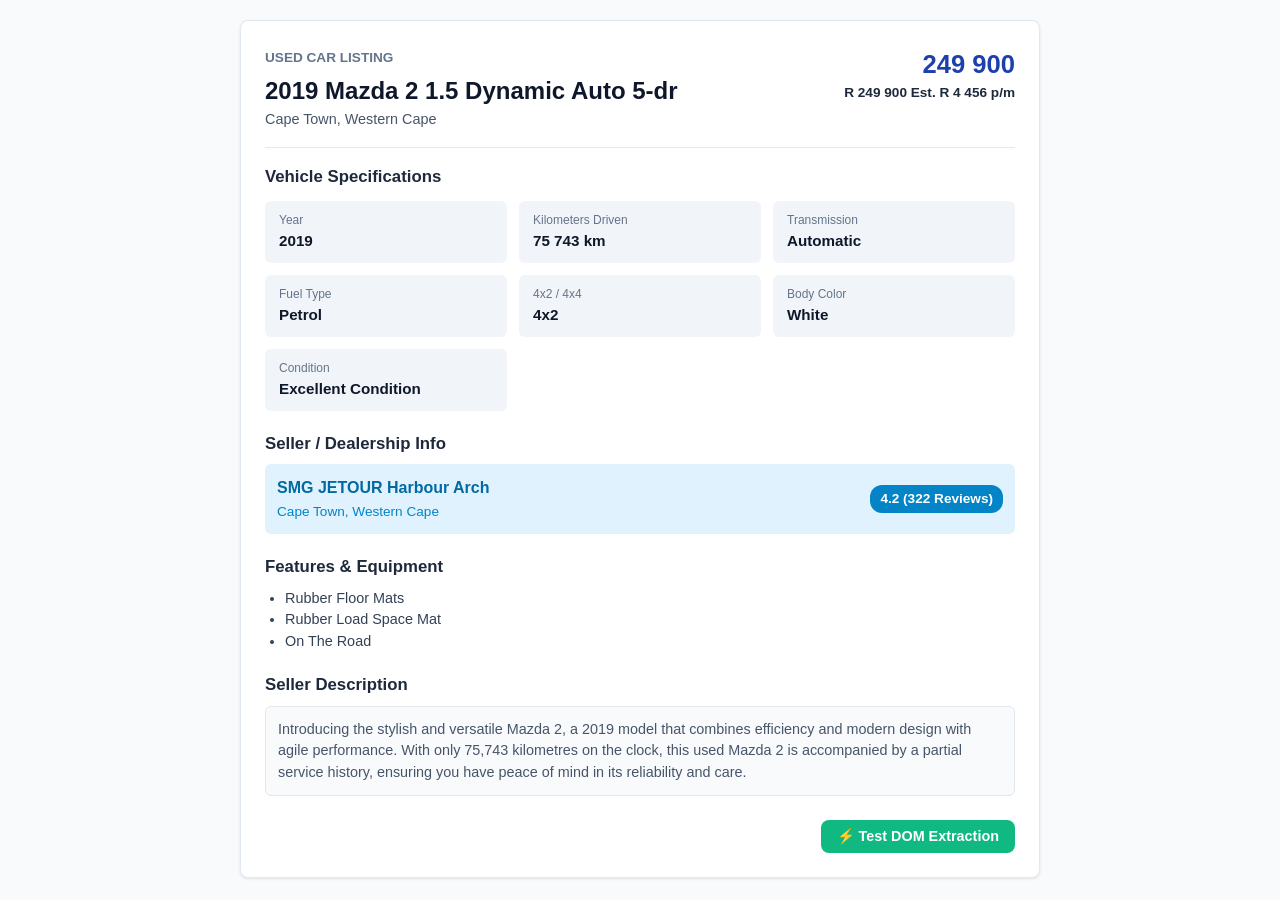
<file: docs/dummy-source.html>
<!DOCTYPE html>
<html lang="en">
<head>
  <meta charset="UTF-8">
  <meta name="viewport" content="width=device-width, initial-scale=1.0">
  <title>2019 Mazda 2 1.5 Dynamic Auto 5-dr - Cars.co.za Prototype</title>
  <link rel="stylesheet" href="styles.css">
  <link rel="canonical" href="https://www.cars.co.za/for-sale/used/2019-Mazda-2-1.5-Dynamic-Auto-5-dr-Western-Cape-Cape-Town/11223434/" id="source-url-meta">
</head>
<body class="demo-body">

  <div class="demo-card">
    <div style="display:flex; justify-content:space-between; align-items:flex-start; margin-bottom:16px;">
      <div>
        <span style="color:#64748b; font-size:0.85rem; text-transform:uppercase; font-weight:600;">Used Car Listing</span>
        <h1 id="car-title" style="color:#0f172a; margin-top:4px;">2019 Mazda 2 1.5 Dynamic Auto 5-dr</h1>
        <p id="car-location" style="color:#475569; font-size:0.9rem;">Cape Town, Western Cape</p>
      </div>
      <div style="text-align:right;">
        <span style="font-size:1.6rem; font-weight:800; color:#1e40af;" id="car-price">249 900</span>
        <span id="car-price-summary" style="display:block; font-size:0.85rem; color:#1e293b; font-weight:600;">R 249 900 Est. R 4 456 p/m</span>
      </div>
    </div>

    <hr style="border:none; border-top:1px solid #e2e8f0; margin:16px 0;">

    <h3 style="font-size:1.05rem; color:#1e293b; margin-bottom:12px;">Vehicle Specifications</h3>
    
    <div style="display:grid; grid-template-columns: repeat(auto-fit, minmax(180px, 1fr)); gap:12px; margin-bottom:20px;">
      <div style="background:#f1f5f9; padding:10px 14px; border-radius:6px;">
        <span style="font-size:0.75rem; color:#64748b; display:block;">Year</span>
        <strong id="spec-year" style="font-size:0.95rem; color:#0f172a;">2019</strong>
      </div>
      <div style="background:#f1f5f9; padding:10px 14px; border-radius:6px;">
        <span style="font-size:0.75rem; color:#64748b; display:block;">Kilometers Driven</span>
        <strong id="spec-mileage" style="font-size:0.95rem; color:#0f172a;">75 743 km</strong>
      </div>
      <div style="background:#f1f5f9; padding:10px 14px; border-radius:6px;">
        <span style="font-size:0.75rem; color:#64748b; display:block;">Transmission</span>
        <strong id="spec-transmission" style="font-size:0.95rem; color:#0f172a;">Automatic</strong>
      </div>
      <div style="background:#f1f5f9; padding:10px 14px; border-radius:6px;">
        <span style="font-size:0.75rem; color:#64748b; display:block;">Fuel Type</span>
        <strong id="spec-fuel" style="font-size:0.95rem; color:#0f172a;">Petrol</strong>
      </div>
      <div style="background:#f1f5f9; padding:10px 14px; border-radius:6px;">
        <span style="font-size:0.75rem; color:#64748b; display:block;">4x2 / 4x4</span>
        <strong id="spec-drivetrain" style="font-size:0.95rem; color:#0f172a;">4x2</strong>
      </div>
      <div style="background:#f1f5f9; padding:10px 14px; border-radius:6px;">
        <span style="font-size:0.75rem; color:#64748b; display:block;">Body Color</span>
        <strong id="spec-colour" style="font-size:0.95rem; color:#0f172a;">White</strong>
      </div>
      <div style="background:#f1f5f9; padding:10px 14px; border-radius:6px;">
        <span style="font-size:0.75rem; color:#64748b; display:block;">Condition</span>
        <strong id="spec-condition" style="font-size:0.95rem; color:#0f172a;">Excellent Condition</strong>
      </div>
    </div>

    <h3 style="font-size:1.05rem; color:#1e293b; margin-bottom:8px;">Seller / Dealership Info</h3>
    <div style="background:#e0f2fe; padding:12px; border-radius:6px; margin-bottom:20px; display:flex; justify-content:space-between; align-items:center;">
      <div>
        <strong id="dealer-name" style="color:#0369a1; font-size:1rem;">SMG JETOUR Harbour Arch</strong>
        <p style="font-size:0.85rem; color:#0284c7; margin-top:2px;">Cape Town, Western Cape</p>
      </div>
      <div style="background:#0284c7; color:#ffffff; padding:4px 10px; border-radius:12px; font-weight:700; font-size:0.85rem;" id="dealer-rating">
        4.2 (322 Reviews)
      </div>
    </div>

    <h3 style="font-size:1.05rem; color:#1e293b; margin-bottom:8px;">Features & Equipment</h3>
    <ul id="car-features" style="padding-left:20px; margin-bottom:20px; font-size:0.9rem; color:#334155;">
      <li class="feature-item">Rubber Floor Mats</li>
      <li class="feature-item">Rubber Load Space Mat</li>
      <li class="feature-item">On The Road</li>
    </ul>

    <h3 style="font-size:1.05rem; color:#1e293b; margin-bottom:8px;">Seller Description</h3>
    <p id="car-description" style="background:#f8fafc; border:1px solid #e2e8f0; padding:12px; border-radius:6px; font-size:0.9rem; color:#475569;">
      Introducing the stylish and versatile Mazda 2, a 2019 model that combines efficiency and modern design with agile performance. With only 75,743 kilometres on the clock, this used Mazda 2 is accompanied by a partial service history, ensuring you have peace of mind in its reliability and care.
    </p>

    <!-- Simulating extraction action for standalone page testing -->
    <div style="margin-top:24px; text-align:right;">
      <button onclick="runStandaloneExtraction()" class="btn btn-success" style="padding:8px 16px;">
        ⚡ Test DOM Extraction
      </button>
    </div>
    <div id="standalone-output" style="margin-top:12px; display:none; background:#0f172a; color:#34d399; padding:12px; border-radius:6px; font-family:monospace; font-size:0.8rem; overflow-x:auto;">
    </div>
  </div>

  <script src="normalizers.js"></script>
  <script src="validators.js"></script>
  <script src="source-extractor.js"></script>
  <script>
    function runStandaloneExtraction() {
      const res = window.CarSourceExtractor.extractFromDocument(document);
      const out = document.getElementById('standalone-output');
      out.style.display = 'block';
      out.textContent = JSON.stringify(res.normalized, null, 2);
    }
  </script>
</body>
</html>
</file>
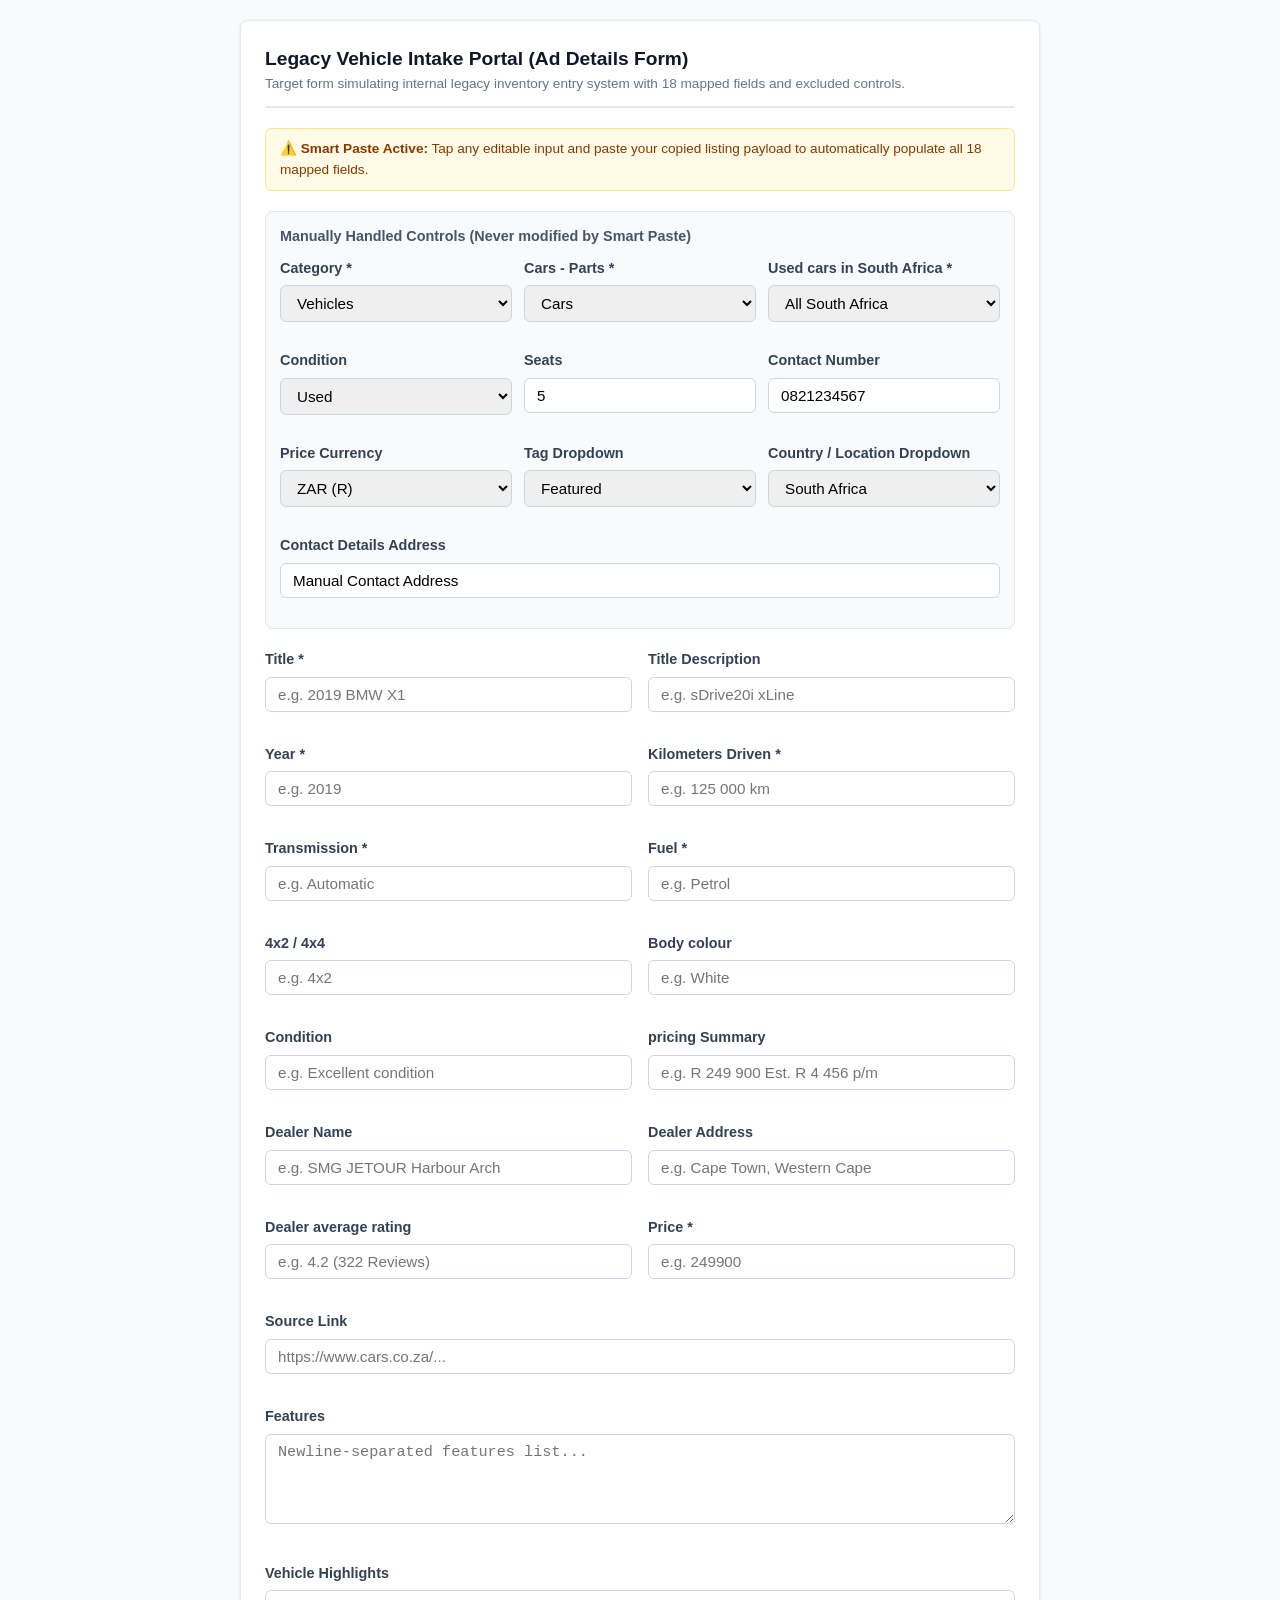
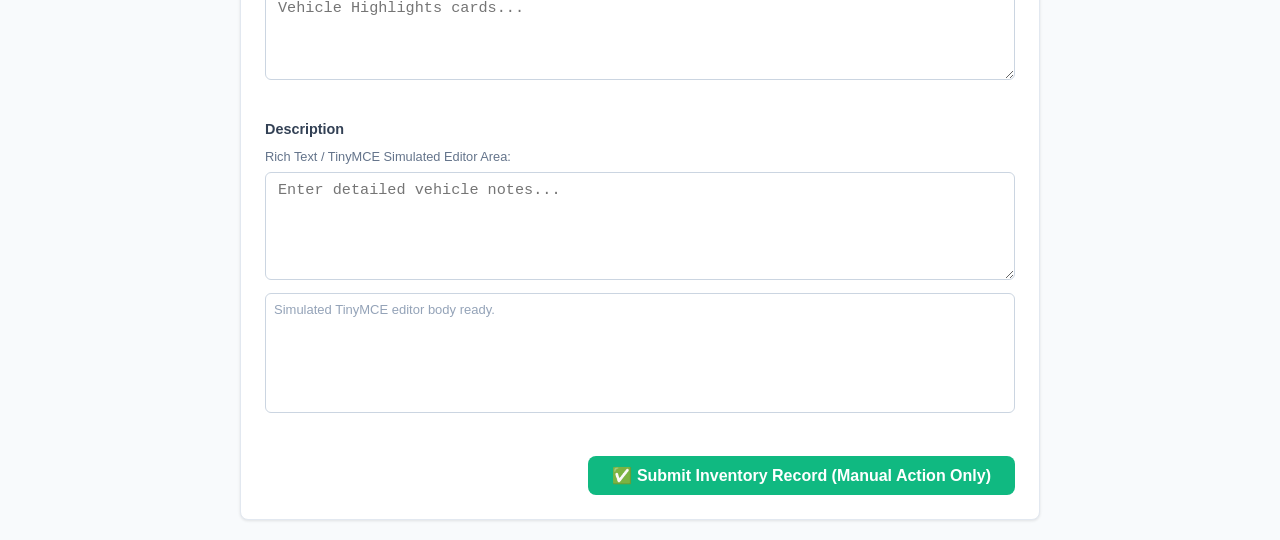
<file: docs/dummy-target.html>
<!DOCTYPE html>
<html lang="en">
<head>
  <meta charset="UTF-8">
  <meta name="viewport" content="width=device-width, initial-scale=1.0">
  <title>Legacy Vehicle Inventory Intake Form - Target Form</title>
  <link rel="stylesheet" href="styles.css">
</head>
<body class="demo-body">

  <div class="demo-card">
    <div style="border-bottom:2px solid #e2e8f0; padding-bottom:12px; margin-bottom:20px;">
      <h2 style="color:#0f172a; margin:0;">Legacy Vehicle Intake Portal (Ad Details Form)</h2>
      <p style="color:#64748b; font-size:0.85rem;">Target form simulating internal legacy inventory entry system with 18 mapped fields and excluded controls.</p>
    </div>

    <!-- Alert Banner -->
    <div style="background:#fffbe6; border:1px solid #ffe58f; padding:10px 14px; border-radius:6px; margin-bottom:20px; font-size:0.85rem; color:#873800;">
      ⚠️ <strong>Smart Paste Active:</strong> Tap any editable input and paste your copied listing payload to automatically populate all 18 mapped fields.
    </div>

    <form id="legacy-vehicle-form" onsubmit="event.preventDefault(); alert('Form Submitted Manually by User! Inventory record saved.');">

      <!-- EXCLUDED CONTROLS SECTION (Must NEVER be touched by Smart Paste) -->
      <div style="background:#f8fafc; border:1px solid #e2e8f0; border-radius:8px; padding:14px; margin-bottom:20px;">
        <h4 style="margin:0 0 10px 0; color:#475569; font-size:0.9rem;">Manually Handled Controls (Never modified by Smart Paste)</h4>
        <div style="display:grid; grid-template-columns:1fr 1fr 1fr; gap:12px;">
          <div class="demo-form-group">
            <label for="target_category">Category *</label>
            <select id="target_category" name="target_category" class="demo-control">
              <option value="Vehicles" selected>Vehicles</option>
              <option value="Property">Property</option>
            </select>
          </div>
          <div class="demo-form-group">
            <label for="target_cars_parts">Cars - Parts *</label>
            <select id="target_cars_parts" name="target_cars_parts" class="demo-control">
              <option value="Cars" selected>Cars</option>
              <option value="Parts">Parts</option>
            </select>
          </div>
          <div class="demo-form-group">
            <label for="target_used_cars_sa">Used cars in South Africa *</label>
            <select id="target_used_cars_sa" name="target_used_cars_sa" class="demo-control">
              <option value="All South Africa" selected>All South Africa</option>
              <option value="Western Cape">Western Cape</option>
              <option value="Gauteng">Gauteng</option>
            </select>
          </div>
          <div class="demo-form-group">
            <label for="target_used_or_new">Condition</label>
            <select id="target_used_or_new" name="target_used_or_new" class="demo-control">
              <option value="Used" selected>Used</option>
              <option value="New">New</option>
            </select>
          </div>
          <div class="demo-form-group">
            <label for="target_seats">Seats</label>
            <input type="text" id="target_seats" name="target_seats" class="demo-control" value="5">
          </div>
          <div class="demo-form-group">
            <label for="target_contact_number">Contact Number</label>
            <input type="text" id="target_contact_number" name="target_contact_number" class="demo-control" value="0821234567">
          </div>
          <div class="demo-form-group">
            <label for="target_currency">Price Currency</label>
            <select id="target_currency" name="target_currency" class="demo-control">
              <option value="ZAR" selected>ZAR (R)</option>
              <option value="USD">USD ($)</option>
            </select>
          </div>
          <div class="demo-form-group">
            <label for="target_tags">Tag Dropdown</label>
            <select id="target_tags" name="target_tags" class="demo-control">
              <option value="Featured" selected>Featured</option>
              <option value="Standard">Standard</option>
            </select>
          </div>
          <div class="demo-form-group">
            <label for="target_country">Country / Location Dropdown</label>
            <select id="target_country" name="target_country" class="demo-control">
              <option value="South Africa" selected>South Africa</option>
            </select>
          </div>
          <div class="demo-form-group" style="grid-column: span 3;">
            <label for="target_contact_address">Contact Details Address</label>
            <input type="text" id="target_contact_address" name="target_contact_address" class="demo-control" value="Manual Contact Address">
          </div>
        </div>
      </div>

      <!-- 18 MAPPED TARGET FIELDS -->
      <div style="display:grid; grid-template-columns:1fr 1fr; gap:16px;">
        
        <!-- 1. Title -->
        <div class="demo-form-group">
          <label for="target_vehicle_title">Title *</label>
          <input type="text" id="target_vehicle_title" name="target_vehicle_title" class="demo-control" placeholder="e.g. 2019 BMW X1" required>
        </div>

        <!-- 2. Title Description -->
        <div class="demo-form-group">
          <label for="target_title_description">Title Description</label>
          <input type="text" id="target_title_description" name="target_title_description" class="demo-control" placeholder="e.g. sDrive20i xLine">
        </div>

        <!-- 3. Year -->
        <div class="demo-form-group">
          <label for="target_year">Year *</label>
          <input type="text" id="target_year" name="target_year" class="demo-control" placeholder="e.g. 2019" required>
        </div>

        <!-- 4. Kilometers Driven -->
        <div class="demo-form-group">
          <label for="target_kilometers_driven">Kilometers Driven *</label>
          <input type="text" id="target_kilometers_driven" name="target_kilometers_driven" class="demo-control" placeholder="e.g. 125 000 km" required>
        </div>

        <!-- 5. Transmission -->
        <div class="demo-form-group">
          <label for="target_transmission">Transmission *</label>
          <input type="text" id="target_transmission" name="target_transmission" class="demo-control" placeholder="e.g. Automatic">
        </div>

        <!-- 6. Fuel -->
        <div class="demo-form-group">
          <label for="target_fuel">Fuel *</label>
          <input type="text" id="target_fuel" name="target_fuel" class="demo-control" placeholder="e.g. Petrol">
        </div>

        <!-- 7. 4x2 / 4x4 -->
        <div class="demo-form-group">
          <label for="target_drivetrain">4x2 / 4x4</label>
          <input type="text" id="target_drivetrain" name="target_drivetrain" class="demo-control" placeholder="e.g. 4x2">
        </div>

        <!-- 8. Body colour -->
        <div class="demo-form-group">
          <label for="target_body_colour">Body colour</label>
          <input type="text" id="target_body_colour" name="target_body_colour" class="demo-control" placeholder="e.g. White">
        </div>

        <!-- 9. Condition (Separate editable condition input, NOT Used Or New) -->
        <div class="demo-form-group">
          <label for="target_condition_input">Condition</label>
          <input type="text" id="target_condition_input" name="target_condition_input" class="demo-control" placeholder="e.g. Excellent condition">
        </div>

        <!-- 10. pricing Summary -->
        <div class="demo-form-group">
          <label for="target_pricing_summary">pricing Summary</label>
          <input type="text" id="target_pricing_summary" name="target_pricing_summary" class="demo-control" placeholder="e.g. R 249 900 Est. R 4 456 p/m">
        </div>

        <!-- 11. Dealer Name -->
        <div class="demo-form-group">
          <label for="target_dealer_name">Dealer Name</label>
          <input type="text" id="target_dealer_name" name="target_dealer_name" class="demo-control" placeholder="e.g. SMG JETOUR Harbour Arch">
        </div>

        <!-- 12. Dealer Address -->
        <div class="demo-form-group">
          <label for="target_dealer_address">Dealer Address</label>
          <input type="text" id="target_dealer_address" name="target_dealer_address" class="demo-control" placeholder="e.g. Cape Town, Western Cape">
        </div>

        <!-- 13. Dealer average rating -->
        <div class="demo-form-group">
          <label for="target_dealer_rating">Dealer average rating</label>
          <input type="text" id="target_dealer_rating" name="target_dealer_rating" class="demo-control" placeholder="e.g. 4.2 (322 Reviews)">
        </div>

        <!-- 17. Price (pure numeric digits) -->
        <div class="demo-form-group">
          <label for="target_price">Price *</label>
          <input type="text" id="target_price" name="target_price" class="demo-control" placeholder="e.g. 249900" required>
        </div>

        <!-- 15. Source Link -->
        <div class="demo-form-group" style="grid-column: span 2;">
          <label for="target_source_url">Source Link</label>
          <input type="url" id="target_source_url" name="target_source_url" class="demo-control" placeholder="https://www.cars.co.za/...">
        </div>

        <!-- 14. Features (Textarea) -->
        <div class="demo-form-group" style="grid-column: span 2;">
          <label for="target_features_text">Features</label>
          <textarea id="target_features_text" name="target_features_text" class="demo-control" rows="4" placeholder="Newline-separated features list..."></textarea>
        </div>

        <!-- 16. Vehicle Highlights (Textarea) -->
        <div class="demo-form-group" style="grid-column: span 2;">
          <label for="target_vehicle_highlights">Vehicle Highlights</label>
          <textarea id="target_vehicle_highlights" name="target_vehicle_highlights" class="demo-control" rows="4" placeholder="Vehicle Highlights cards..."></textarea>
        </div>

        <!-- 18. Description (Rich Text Editor / Textarea) -->
        <div class="demo-form-group" style="grid-column: span 2;">
          <label for="target_description">Description</label>
          <div style="margin-bottom:6px; font-size:0.8rem; color:#64748b;">Rich Text / TinyMCE Simulated Editor Area:</div>
          <textarea id="target_description" name="target_description" class="demo-control" rows="5" placeholder="Enter detailed vehicle notes..."></textarea>
          <iframe id="description_ifr" style="width:100%; height:120px; border:1px solid #cbd5e1; border-radius:6px; margin-top:6px; background:#ffffff;"></iframe>
        </div>
      </div>

      <!-- Action buttons -->
      <div style="margin-top:20px; display:flex; justify-content:flex-end; align-items:center;">
        <button type="submit" class="btn btn-success" style="padding:10px 24px; font-size:1rem;">
          ✅ Submit Inventory Record (Manual Action Only)
        </button>
      </div>
    </form>
  </div>

  <script src="../userscript/car-data-helper.user.js"></script>
  <script>
    // Initialize iframe body for simulated TinyMCE editor
    window.addEventListener('load', () => {
      const ifr = document.getElementById('description_ifr');
      if (ifr && ifr.contentDocument) {
        ifr.contentDocument.designMode = 'on';
        ifr.contentDocument.body.innerHTML = '<p style="color:#94a3b8; font-family:sans-serif; font-size:13px;">Simulated TinyMCE editor body ready.</p>';
      }
    });
  </script>
</body>
</html>
</file>
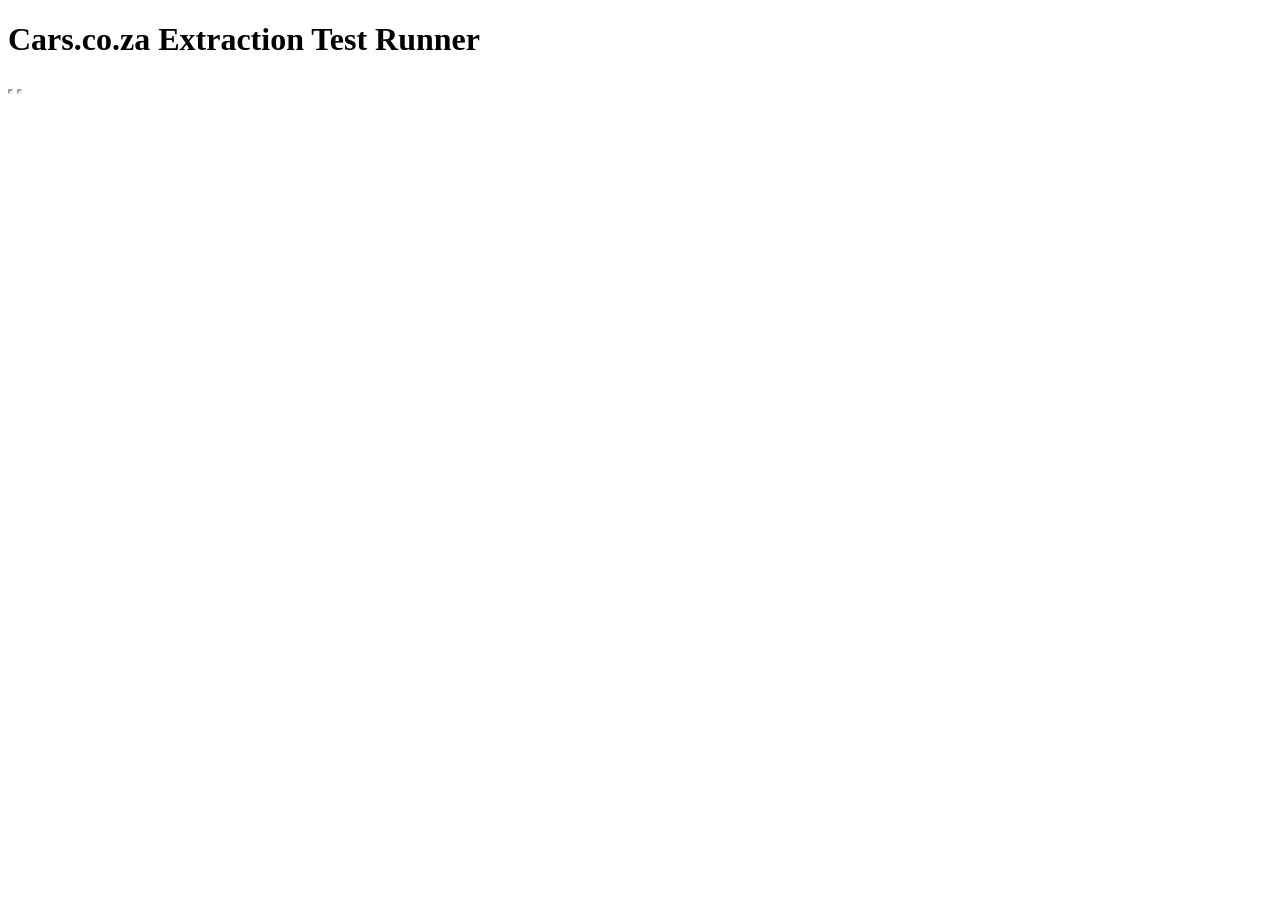
<file: docs/test-harness.html>
<!DOCTYPE html>
<html>
<head>
  <title>Cars.co.za Extraction Validation Suite</title>
</head>
<body>
  <h1>Cars.co.za Extraction Test Runner</h1>
  <div id="output" style="white-space:pre; font-family:monospace;"></div>

  <iframe id="frame-ferrari" src="cars-co-za-ferrari-sample.html" style="width:1px; height:1px;"></iframe>
  <iframe id="frame-mazda" src="cars-co-za-sample.html" style="width:1px; height:1px;"></iframe>

  <script src="normalizers.js"></script>
  <script src="validators.js"></script>
  <script src="source-extractor.js"></script>

  <script>
    window.addEventListener('load', () => {
      setTimeout(() => {
        const fDoc = document.getElementById('frame-ferrari').contentDocument;
        const mDoc = document.getElementById('frame-mazda').contentDocument;

        const fResult = window.CarSourceExtractor.extractFromDocument(fDoc);
        const mResult = window.CarSourceExtractor.extractFromDocument(mDoc);

        const out = {
          ferrari: fResult.normalized,
          mazda: mResult.normalized
        };

        document.getElementById('output').textContent = JSON.stringify(out, null, 2);
        console.log('=== TEST RESULTS ===');
        console.log(JSON.stringify(out, null, 2));
      }, 500);
    });
  </script>
</body>
</html>
</file>
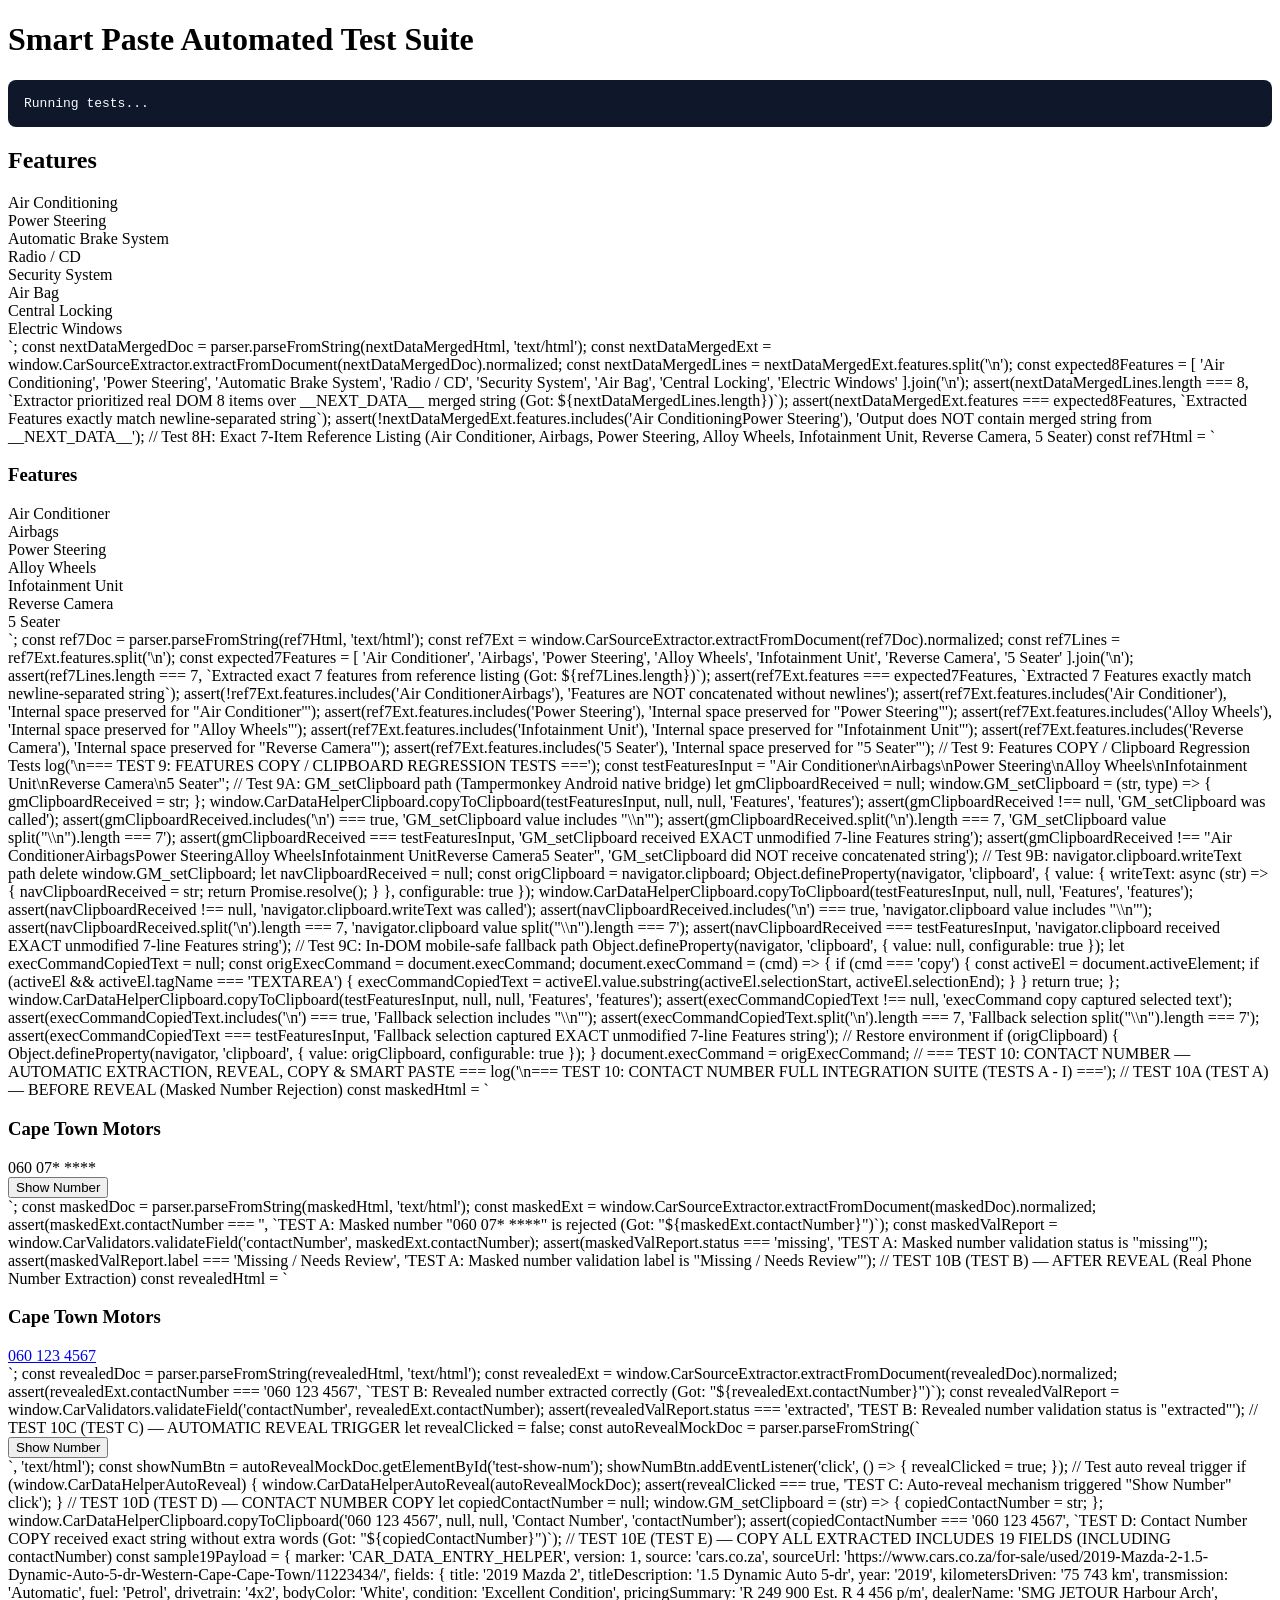
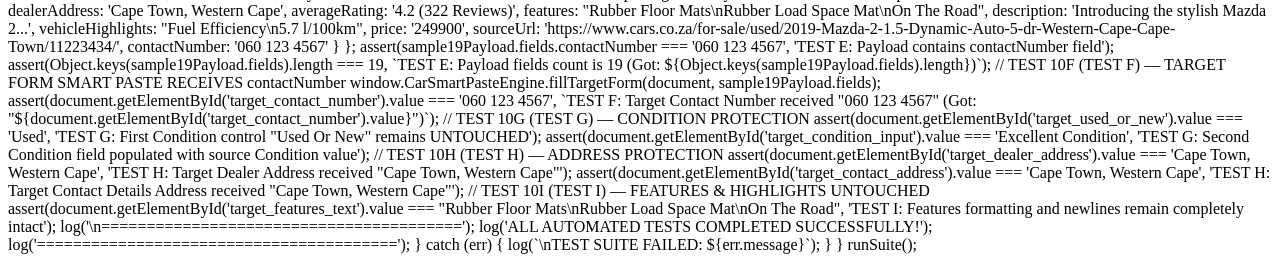
<file: docs/test-smart-paste.html>
<!DOCTYPE html>
<html>
<head>
  <meta charset="UTF-8">
  <title>Smart Paste Automated Test Suite</title>
</head>
<body>
  <h1>Smart Paste Automated Test Suite</h1>
  <pre id="test-results" style="font-family:monospace; background:#0f172a; color:#f8fafc; padding:16px; border-radius:8px;">Running tests...</pre>

  <div id="target-form-container" style="display:none;"></div>

  <script src="normalizers.js"></script>
  <script src="validators.js"></script>
  <script src="source-extractor.js"></script>
  <script src="../userscript/car-data-helper.user.js"></script>

  <script>
    async function runSuite() {
      const logs = [];
      const log = (msg) => {
        logs.push(msg);
        document.getElementById('test-results').textContent = logs.join('\n');
      };

      const assert = (cond, msg) => {
        if (!cond) {
          log(`FAILED: ${msg}`);
          throw new Error(msg);
        } else {
          log(`PASSED: ${msg}`);
        }
      };

      try {
        log('=== TEST 1: v2.2.4 EXTRACTION INTEGRITY ON 4 LISTINGS ===');
        const parser = new DOMParser();

        const [ferrariHtml, mazdaHtml, suzukiHtml, bmwHtml, targetHtml] = await Promise.all([
          fetch('cars-co-za-ferrari-sample.html').then(r => r.text()),
          fetch('cars-co-za-sample.html').then(r => r.text()),
          fetch('cars-co-za-suzuki-sample.html').then(r => r.text()),
          fetch('cars-co-za-bmw-sample.html').then(r => r.text()),
          fetch('dummy-target.html').then(r => r.text())
        ]);

        const fDoc = parser.parseFromString(ferrariHtml, 'text/html');
        const mDoc = parser.parseFromString(mazdaHtml, 'text/html');
        const sDoc = parser.parseFromString(suzukiHtml, 'text/html');
        const bDoc = parser.parseFromString(bmwHtml, 'text/html');

        const fExt = window.CarSourceExtractor.extractFromDocument(fDoc).normalized;
        assert(fExt.title === '2024 Ferrari 296', `Ferrari title matches (Got: "${fExt.title}")`);
        assert(fExt.titleDescription === 'GTB', `Ferrari title description matches (Got: "${fExt.titleDescription}")`);
        assert(fExt.price === '7 999 000', `Ferrari price matches (Got: "${fExt.price}")`);
        assert(fExt.vehicleHighlights && fExt.vehicleHighlights.includes('4.4 l/100km'), 'Ferrari vehicle highlights matches');

        const mExt = window.CarSourceExtractor.extractFromDocument(mDoc).normalized;
        assert(mExt.title === '2019 Mazda 2', `Mazda title matches (Got: "${mExt.title}")`);
        assert(mExt.dealerName === 'SMG JETOUR Harbour Arch', `Mazda dealer name matches (Got: "${mExt.dealerName}")`);
        assert(mExt.dealerAddress === 'Cape Town, Western Cape', `Mazda dealer address matches (Got: "${mExt.dealerAddress}")`);

        const sExt = window.CarSourceExtractor.extractFromDocument(sDoc).normalized;
        assert(sExt.title === '2023 Suzuki Celerio', `Suzuki title matches (Got: "${sExt.title}")`);
        assert(sExt.dealerName === 'Suzuki Vredenburg', `Suzuki dealer name matches (Got: "${sExt.dealerName}")`);

        const bExt = window.CarSourceExtractor.extractFromDocument(bDoc).normalized;
        assert(bExt.title === '2023 BMW M3', `BMW title matches (Got: "${bExt.title}")`);
        assert(bExt.price === '1 899 000', `BMW price matches (Got: "${bExt.price}")`);

        log('\n=== TEST 2: STRUCTURED SMART COPY PAYLOAD GENERATION ===');
        const buildPayload = (data, url) => ({
          marker: 'CAR_DATA_ENTRY_HELPER',
          version: 1,
          source: 'cars.co.za',
          sourceUrl: url,
          fields: data
        });

        const mazdaPayload = buildPayload(mExt, mExt.sourceUrl || 'https://www.cars.co.za/for-sale/used/2019-Mazda-2-1.5-Dynamic-Auto-5-dr-Western-Cape-Cape-Town/11223434/');
        assert(mazdaPayload.marker === 'CAR_DATA_ENTRY_HELPER', 'Payload marker valid');
        assert(mazdaPayload.version === 1, 'Payload version valid');
        assert(mazdaPayload.fields.title === '2019 Mazda 2', 'Payload title valid');
        assert(mazdaPayload.fields.titleDescription === '1.5 Dynamic Auto 5-dr', 'Payload title description valid');
        assert(mazdaPayload.fields.dealerName === 'SMG JETOUR Harbour Arch', 'Payload dealer name valid');
        assert(mazdaPayload.fields.dealerAddress === 'Cape Town, Western Cape', 'Payload dealer address valid');

        log('\n=== TEST 3: SINGLE-PASTE TARGET FORM POPULATION (MAZDA) ===');
        // Mount dummy-target.html into DOM container
        const targetContainer = document.getElementById('target-form-container');
        targetContainer.innerHTML = targetHtml;
        targetContainer.style.display = 'block';

        const initCategory = document.getElementById('target_category').value;
        const initCarsParts = document.getElementById('target_cars_parts').value;
        const initUsedCarsSa = document.getElementById('target_used_cars_sa').value;
        const initUsedOrNew = document.getElementById('target_used_or_new').value;
        const initSeats = document.getElementById('target_seats').value;
        const initContactNum = document.getElementById('target_contact_number').value;
        const initCurrency = document.getElementById('target_currency').value;
        const initTags = document.getElementById('target_tags').value;
        const initCountry = document.getElementById('target_country').value;
        const initContactAddress = document.getElementById('target_contact_address').value;

        // Perform Smart Paste on Target Form
        window.CarSmartPasteEngine.fillTargetForm(document, mazdaPayload.fields);

        // Verify all 18 mapped fields
        assert(document.getElementById('target_vehicle_title').value === '2019 Mazda 2', 'Target Title populated');
        assert(document.getElementById('target_title_description').value === '1.5 Dynamic Auto 5-dr', 'Target Title Description populated');
        assert(document.getElementById('target_year').value === '2019', 'Target Year populated');
        assert(document.getElementById('target_kilometers_driven').value === '75 743 km', 'Target Kilometers Driven populated');
        assert(document.getElementById('target_transmission').value === 'Automatic', 'Target Transmission populated');
        assert(document.getElementById('target_fuel').value === 'Petrol', 'Target Fuel populated');
        assert(document.getElementById('target_drivetrain').value === '4x2', 'Target 4x2/4x4 populated');
        assert(document.getElementById('target_body_colour').value === 'White', 'Target Body Colour populated');
        assert(document.getElementById('target_pricing_summary').value === 'R 249 900 Est. R 4 456 p/m', 'Target Pricing Summary populated');
        assert(document.getElementById('target_dealer_name').value === 'SMG JETOUR Harbour Arch', 'Target Dealer Name populated');
        assert(document.getElementById('target_dealer_address').value === 'Cape Town, Western Cape', 'Target Dealer Address populated');
        assert(document.getElementById('target_dealer_rating').value === '4.2 (322 Reviews)', 'Target Dealer Rating populated');
        assert(document.getElementById('target_price').value === '249900', 'Target Price formatted to pure digits');
        assert(document.getElementById('target_source_url').value.includes('11223434'), 'Target Source URL populated');
        assert(document.getElementById('target_vehicle_highlights').value.includes('Fuel Efficiency'), 'Target Vehicle Highlights populated');
        assert(document.getElementById('target_description').value.includes('Introducing the stylish'), 'Target Description populated');

        // FIX 1 TEST: First Condition "Used Or New" untouched, Second Condition receives source value
        assert(document.getElementById('target_used_or_new').value === 'Used', 'FIRST Condition control "Used Or New" is UNTOUCHED');
        assert(document.getElementById('target_condition_input').value === 'Excellent Condition', 'SECOND Condition field populated with source Condition value');

        // FIX 2 TEST: Features formatting, spaces, and line breaks preserved exactly
        const expectedMazdaFeatures = "Rubber Floor Mats\nRubber Load Space Mat\nOn The Road";
        assert(document.getElementById('target_features_text').value === expectedMazdaFeatures, `Features textarea exact word spacing and newlines preserved (Got: "${document.getElementById('target_features_text').value}")`);
        
        // FIX 3 TEST: Contact Details Address receives dealerAddress
        assert(document.getElementById('target_contact_address').value === 'Cape Town, Western Cape', 'Contact Details Address receives Dealer Address value');

        // Verify Description rich text iframe
        const descIframe = document.getElementById('description_ifr');
        if (descIframe && descIframe.contentDocument) {
          assert(descIframe.contentDocument.body.innerHTML.includes('<p>Introducing the stylish'), 'Target Description rich text iframe formatted with clean paragraphs');
        }

        log('\n=== TEST 4: EXCLUDED CONTROLS PROTECTION ===');
        assert(document.getElementById('target_category').value === initCategory, 'Category dropdown UNTOUCHED');
        assert(document.getElementById('target_cars_parts').value === initCarsParts, 'Cars-Parts dropdown UNTOUCHED');
        assert(document.getElementById('target_used_cars_sa').value === initUsedCarsSa, 'Used cars in SA dropdown UNTOUCHED');
        assert(document.getElementById('target_used_or_new').value === initUsedOrNew, 'First Condition control (Used Or New) UNTOUCHED');
        assert(document.getElementById('target_seats').value === initSeats, 'Seats field UNTOUCHED');
        assert(document.getElementById('target_contact_number').value === initContactNum, 'Contact Number UNTOUCHED');
        assert(document.getElementById('target_currency').value === initCurrency, 'Price currency dropdown UNTOUCHED');
        assert(document.getElementById('target_tags').value === initTags, 'Tags dropdown UNTOUCHED');
        assert(document.getElementById('target_country').value === initCountry, 'Country dropdown UNTOUCHED');

        log('\n=== TEST 5: CROSS-LISTING STALE-DATA TEST (FERRARI OVERRIDE) ===');
        // Listing A was Mazda. Now user copies Listing B (Ferrari) and pastes on target
        const ferrariPayload = buildPayload(fExt, fExt.sourceUrl || 'https://www.cars.co.za/for-sale/used/2024-Ferrari-296-GTB-Gauteng-Sandton/11223378/');
        window.CarSmartPasteEngine.fillTargetForm(document, ferrariPayload.fields);

        assert(document.getElementById('target_vehicle_title').value === '2024 Ferrari 296', 'Target updated to Listing B (Ferrari) Title');
        assert(document.getElementById('target_year').value === '2024', 'Target updated to Listing B Year');
        assert(document.getElementById('target_price').value === '7999000', 'Target updated to Listing B Price (7999000)');
        assert(document.getElementById('target_dealer_name').value === 'Yas Marina', 'Target updated to Listing B Dealer Name');
        assert(document.getElementById('target_dealer_address').value === 'Sandton, Gauteng', 'Target updated to Listing B Dealer Address');
        assert(document.getElementById('target_contact_address').value === 'Sandton, Gauteng', 'Target updated to Listing B Contact Address');
        assert(document.getElementById('target_vehicle_highlights').value.includes('4.4 l/100km'), 'Target updated to Listing B Vehicle Highlights');
        assert(!document.getElementById('target_vehicle_title').value.includes('Mazda'), 'No stale Listing A (Mazda) data present');

        log('\n=== TEST 6: NORMAL PASTE PASSTHROUGH ===');
        let intercepted = false;
        const fakeEvent = {
          clipboardData: { getData: () => 'Hello plain text note' },
          preventDefault: () => { intercepted = true; },
          stopPropagation: () => { intercepted = true; }
        };
        window.CarSmartPasteEngine.handlePaste(fakeEvent);
        assert(!intercepted, 'Normal non-payload paste is NOT intercepted or prevented');

        log('\n=== TEST 7: EXACT REAL DOM REGRESSION TESTS (A, B, C, D) ===');
        // TEST A — Dual Condition: #condition with "Used Or New" + #fields_45
        // TEST B — Features formatting with exact newlines and spaces
        // TEST C — Contact Address with initial multi-line address overwritten
        const mockDiv = document.createElement('div');
        mockDiv.innerHTML = `
          <!-- Condition controls -->
          <div class="control-group">
            <label class="control-label">Condition *</label>
            <input type="text" id="condition" name="condition" value="Used Or New">
          </div>
          <div class="control-group">
            <label for="fields_45" class="control-label">Condition *</label>
            <input type="text" id="fields_45" name="fields[45]" value="">
          </div>

          <!-- Features Textarea -->
          <div class="control-group">
            <label for="fields_features" class="control-label">Features</label>
            <textarea id="fields_features" name="fields[features]"></textarea>
          </div>

          <!-- Dealer Address -->
          <div class="control-group">
            <label for="dealer_address" class="control-label">Dealer Address</label>
            <input type="text" id="dealer_address" name="dealer_address" value="">
          </div>

          <!-- Contact Details Section Address -->
          <div class="contact-details-section">
            <h4>Contact Details</h4>
            <div class="control-group">
              <label for="address" class="control-label">Address</label>
              <textarea id="address" name="address">5/1452, Palanisamy nagar,\nBoyampalayam,\nTirupur</textarea>
            </div>
          </div>
        `;
        document.body.appendChild(mockDiv);

        const testFeaturesInput = "ABS Brakes\nAir Conditioning\nAirbags\nFull service record";

        window.CarSmartPasteEngine.fillTargetForm(mockDiv, {
          condition: 'Excellent Condition',
          features: testFeaturesInput,
          dealerAddress: 'Pretoria, Gauteng'
        });

        // TEST A Assertions
        assert(mockDiv.querySelector('#condition').value === 'Used Or New', 'TEST A: #condition remains "Used Or New" UNCHANGED');
        assert(mockDiv.querySelector('#fields_45').value === 'Excellent Condition', 'TEST A: #fields_45 populated with "Excellent Condition"');

        // TEST B Assertions
        assert(mockDiv.querySelector('#fields_features').value === testFeaturesInput, 'TEST B: Features textarea matches EXACT spaces and newlines');

        // TEST C Assertions
        assert(mockDiv.querySelector('#dealer_address').value === 'Pretoria, Gauteng', 'TEST C: Dealer Address receives "Pretoria, Gauteng"');
        assert(mockDiv.querySelector('#address').value === 'Pretoria, Gauteng', 'TEST C: Contact Details Address receives "Pretoria, Gauteng"');
        assert(!mockDiv.querySelector('#address').value.includes('Palanisamy nagar'), 'TEST C: Old initial user address is completely overwritten');

        document.body.removeChild(mockDiv);

        log('\n=== TEST 8: CARS.CO.ZA REAL FEATURE GRID EXTRACTION & FAIL-SAFE CONDITION TEST ===');
        // Test 8A: Discrete Feature Grid Extraction
        const hiluxHtml = `
          <!DOCTYPE html><html><body>
          <h1>2024 Toyota Hilux</h1>
          <div class="features-section">
            <h3>Features</h3>
            <div class="grid grid-cols-2">
              <div class="feature-item">ABS Brakes</div>
              <div class="feature-item">Air Conditioning</div>
              <div class="feature-item">Airbags</div>
              <div class="feature-item">Bluetooth Ready</div>
              <div class="feature-item">Drink Holder</div>
              <div class="feature-item">EBD Electronic Brake Distribution</div>
              <div class="feature-item">Electric Mirrors</div>
              <div class="feature-item">Electric Windows</div>
              <div class="feature-item">ESP Electronic Stability Program</div>
              <div class="feature-item">Full Service History</div>
              <div class="feature-item">Full Spare Wheel</div>
              <div class="feature-item">Immobilizer</div>
              <div class="feature-item">Manual</div>
              <div class="feature-item">One Owner</div>
              <div class="feature-item">Power Steering</div>
              <div class="feature-item">Radio/CD/MP3</div>
              <div class="feature-item">Rubberized Load Body</div>
              <div class="feature-item">Trip Computer</div>
              <div class="feature-item">USB Input</div>
            </div>
          </div>
          </body></html>
        `;
        const mockSourceDoc = parser.parseFromString(hiluxHtml, 'text/html');

        const extractedHilux = window.CarSourceExtractor.extractFromDocument(mockSourceDoc).normalized;
        assert(extractedHilux.features.includes('\n'), 'Features extracted as multi-line string');
        const extractedLines = extractedHilux.features.split('\n');
        assert(extractedLines.length === 19, `Extracted exact 19 separate feature items (Got: ${extractedLines.length})`);
        assert(extractedLines[0] === 'ABS Brakes', 'First feature is "ABS Brakes"');
        assert(extractedLines[1] === 'Air Conditioning', 'Second feature preserves internal space: "Air Conditioning"');
        assert(extractedLines[5] === 'EBD Electronic Brake Distribution', 'Long feature preserves spaces: "EBD Electronic Brake Distribution"');
        assert(extractedLines[8] === 'ESP Electronic Stability Program', 'Feature 9: "ESP Electronic Stability Program"');
        assert(extractedLines[18] === 'USB Input', 'Feature 19: "USB Input"');
        assert(!extractedHilux.features.includes('ABS BrakesAir Conditioning'), 'Features are NOT merged without spaces');

        // Test 8B: Condition Fail-Safe (Single Condition control remains untouched)
        const singleCondDiv = document.createElement('div');
        singleCondDiv.innerHTML = `
          <div class="control-group">
            <label class="control-label">Condition *</label>
            <input type="text" id="condition" name="condition" value="Used Or New">
          </div>
        `;
        document.body.appendChild(singleCondDiv);
        window.CarSmartPasteEngine.fillTargetForm(singleCondDiv, { condition: 'Excellent Condition' });
        assert(singleCondDiv.querySelector('#condition').value === 'Used Or New', 'Fail-safe: First condition #condition with "Used Or New" remains UNTOUCHED when no second condition field exists');
        document.body.removeChild(singleCondDiv);

        // Test 8C: Cars.co.za Real Volkswagen Caddy Features Isolation Regression
        const caddyHtml = `
          <!DOCTYPE html><html><body>
          <nav class="breadcrumb">
            <ol><li>Volkswagen</li><li>Caddy</li><li>Panel Van</li></ol>
          </nav>
          <h1>2011 Volkswagen Caddy 1.6i Panel Van</h1>
          <div class="description-section">
            <h2>Description</h2>
            <p>Clean commercial van in great condition with low mileage.</p>
          </div>
          <div class="features-section">
            <h3>Features</h3>
            <div class="features-grid">
              <div class="item">Air Conditioning</div>
              <div class="item">Alarm</div>
              <div class="item">Auxiliary Input</div>
              <div class="item">Central Locking</div>
              <div class="item">Manual</div>
              <div class="item">Power Steering</div>
              <div class="item">Radio/CD</div>
            </div>
          </div>
          <div class="dealer-info">
            <h3>Dealer Details</h3>
            <p>Cape Town Auto</p>
          </div>
          </body></html>
        `;
        const caddyDoc = parser.parseFromString(caddyHtml, 'text/html');
        const caddyExt = window.CarSourceExtractor.extractFromDocument(caddyDoc).normalized;
        const caddyFeatures = caddyExt.features.split('\n');

        assert(caddyFeatures.length === 7, `Extracted exact 7 features from Caddy grid (Got: ${caddyFeatures.length})`);
        assert(caddyFeatures[0] === 'Air Conditioning', `First feature is "Air Conditioning" (Got: "${caddyFeatures[0]}")`);
        assert(caddyFeatures[0] !== 'Volkswagen', 'First feature is NOT "Volkswagen"');
        assert(!caddyExt.features.includes('Volkswagen'), 'Features do NOT contain breadcrumb text "Volkswagen"');
        assert(!caddyExt.features.includes('Caddy'), 'Features do NOT contain model name "Caddy"');
        assert(!caddyExt.features.includes('Panel Van'), 'Features do NOT contain derivative "Panel Van"');
        assert(!caddyExt.features.includes('Clean commercial van'), 'Features do NOT contain description text');
        assert(caddyFeatures[1] === 'Alarm', 'Feature 2 is "Alarm"');
        assert(caddyFeatures[5] === 'Power Steering', 'Feature 6 preserves internal space: "Power Steering"');
        assert(caddyFeatures[6] === 'Radio/CD', 'Feature 7 is "Radio/CD"');

        // Test 8D: Absent Features Section returns empty / Missing
        const absentFeaturesHtml = `<!DOCTYPE html><html><body><h1>2020 Ford Ranger</h1><div class="description">Only description</div></body></html>`;
        const absentDoc = parser.parseFromString(absentFeaturesHtml, 'text/html');
        const absentExt = window.CarSourceExtractor.extractFromDocument(absentDoc).normalized;
        assert(absentExt.features === '' || absentExt.features === 'Missing / Needs Review', 'Absent features section safely returns empty / missing');

        // Test 8E: Disjoint multi-span elements preserve internal spaces
        const multiSpanHtml = `
          <!DOCTYPE html><html><body>
          <div class="features-section">
            <h3>Features</h3>
            <div class="features-grid">
              <div class="feature-item"><span>Air</span><span>Conditioning</span></div>
              <div class="feature-item"><span>Power</span><span>Steering</span></div>
              <div class="feature-item"><span>EBD</span><span>Electronic</span><span>Brake</span><span>Distribution</span></div>
              <div class="feature-item"><span>Radio/CD/MP3</span></div>
            </div>
          </div>
          </body></html>
        `;
        const multiSpanDoc = parser.parseFromString(multiSpanHtml, 'text/html');
        const multiSpanExt = window.CarSourceExtractor.extractFromDocument(multiSpanDoc).normalized;
        const multiSpanLines = multiSpanExt.features.split('\n');

        assert(multiSpanLines[0] === 'Air Conditioning', `Multi-span "Air Conditioning" space preserved (Got: "${multiSpanLines[0]}")`);
        assert(multiSpanLines[1] === 'Power Steering', `Multi-span "Power Steering" space preserved (Got: "${multiSpanLines[1]}")`);
        assert(multiSpanLines[2] === 'EBD Electronic Brake Distribution', `Multi-span "EBD Electronic Brake Distribution" spaces preserved (Got: "${multiSpanLines[2]}")`);
        assert(multiSpanLines[3] === 'Radio/CD/MP3', `Multi-span "Radio/CD/MP3" preserved (Got: "${multiSpanLines[3]}")`);

        // Test 8F: Real Firefox Android Regression - 8 Features items separated by newlines
        const real8ItemsHtml = `
          <!DOCTYPE html><html><body>
          <div class="features-wrapper">
            <h2>Vehicle Features</h2>
            <div class="features-container">
              <div class="item-card">Air Conditioning</div>
              <div class="item-card">Power Steering</div>
              <div class="item-card">Automatic Brake System</div>
              <div class="item-card">Radio / CD</div>
              <div class="item-card">Security System</div>
              <div class="item-card">Air Bag</div>
              <div class="item-card">Central Locking</div>
              <div class="item-card">Electric Windows</div>
            </div>
          </div>
          <div class="vehicle-title">2018 Toyota Corolla 1.6 Quest</div>
          <div class="description-section"><p>Great daily runner with low mileage.</p></div>
          </body></html>
        `;
        const real8Doc = parser.parseFromString(real8ItemsHtml, 'text/html');
        const real8Ext = window.CarSourceExtractor.extractFromDocument(real8Doc).normalized;
        const real8Lines = real8Ext.features.split('\n');

        assert(real8Lines.length === 8, `Extracted exact 8 features from real layout (Got: ${real8Lines.length})`);
        assert(real8Lines[0] === 'Air Conditioning', `Feature 1 is "Air Conditioning" (Got: "${real8Lines[0]}")`);
        assert(real8Lines[1] === 'Power Steering', `Feature 2 is "Power Steering" (Got: "${real8Lines[1]}")`);
        assert(real8Lines[2] === 'Automatic Brake System', `Feature 3 is "Automatic Brake System" (Got: "${real8Lines[2]}")`);
        assert(real8Lines[3] === 'Radio / CD', `Feature 4 is "Radio / CD" (Got: "${real8Lines[3]}")`);
        assert(real8Lines[4] === 'Security System', `Feature 5 is "Security System" (Got: "${real8Lines[4]}")`);
        assert(real8Lines[5] === 'Air Bag', `Feature 6 is "Air Bag" (Got: "${real8Lines[5]}")`);
        assert(real8Lines[6] === 'Central Locking', `Feature 7 is "Central Locking" (Got: "${real8Lines[6]}")`);
        assert(real8Lines[7] === 'Electric Windows', `Feature 8 is "Electric Windows" (Got: "${real8Lines[7]}")`);
        assert(!real8Ext.features.includes('Air ConditioningPower Steering'), 'Features are NOT concatenated without newline');
        assert(!real8Ext.features.includes('Corolla'), 'Features do NOT contain vehicle title "Corolla"');
        assert(!real8Ext.features.includes('daily runner'), 'Features do NOT contain description text');

        // Test 8G: Real Priority Test - __NEXT_DATA__.features has merged string, DOM has 8 cards
        const nextDataMergedHtml = `
          <!DOCTYPE html><html><body>
          <script id="__NEXT_DATA__" type="application/json">
          {
            "props": {
              "pageProps": {
                "listing": {
                  "features": "Air ConditioningPower SteeringAutomatic Brake SystemRadio / CDSecurity SystemAir BagCentral LockingElectric Windows"
                }
              }
            }
          }
          </script>
          <div class="features-wrapper">
            <h2>Features</h2>
            <div class="features-grid">
              <div class="item">Air Conditioning</div>
              <div class="item">Power Steering</div>
              <div class="item">Automatic Brake System</div>
              <div class="item">Radio / CD</div>
              <div class="item">Security System</div>
              <div class="item">Air Bag</div>
              <div class="item">Central Locking</div>
              <div class="item">Electric Windows</div>
            </div>
          </div>
          </body></html>
        `;
        const nextDataMergedDoc = parser.parseFromString(nextDataMergedHtml, 'text/html');
        const nextDataMergedExt = window.CarSourceExtractor.extractFromDocument(nextDataMergedDoc).normalized;
        const nextDataMergedLines = nextDataMergedExt.features.split('\n');

        const expected8Features = [
          'Air Conditioning',
          'Power Steering',
          'Automatic Brake System',
          'Radio / CD',
          'Security System',
          'Air Bag',
          'Central Locking',
          'Electric Windows'
        ].join('\n');

        assert(nextDataMergedLines.length === 8, `Extractor prioritized real DOM 8 items over __NEXT_DATA__ merged string (Got: ${nextDataMergedLines.length})`);
        assert(nextDataMergedExt.features === expected8Features, `Extracted Features exactly match newline-separated string`);
        assert(!nextDataMergedExt.features.includes('Air ConditioningPower Steering'), 'Output does NOT contain merged string from __NEXT_DATA__');

        // Test 8H: Exact 7-Item Reference Listing (Air Conditioner, Airbags, Power Steering, Alloy Wheels, Infotainment Unit, Reverse Camera, 5 Seater)
        const ref7Html = `
          <!DOCTYPE html><html><body>
          <div class="specs-wrapper">
            <h3 class="title">Features</h3>
            <div class="features-list">
              <div class="feature-card">Air Conditioner</div>
              <div class="feature-card">Airbags</div>
              <div class="feature-card">Power Steering</div>
              <div class="feature-card">Alloy Wheels</div>
              <div class="feature-card">Infotainment Unit</div>
              <div class="feature-card">Reverse Camera</div>
              <div class="feature-card">5 Seater</div>
            </div>
          </div>
          </body></html>
        `;
        const ref7Doc = parser.parseFromString(ref7Html, 'text/html');
        const ref7Ext = window.CarSourceExtractor.extractFromDocument(ref7Doc).normalized;
        const ref7Lines = ref7Ext.features.split('\n');

        const expected7Features = [
          'Air Conditioner',
          'Airbags',
          'Power Steering',
          'Alloy Wheels',
          'Infotainment Unit',
          'Reverse Camera',
          '5 Seater'
        ].join('\n');

        assert(ref7Lines.length === 7, `Extracted exact 7 features from reference listing (Got: ${ref7Lines.length})`);
        assert(ref7Ext.features === expected7Features, `Extracted 7 Features exactly match newline-separated string`);
        assert(!ref7Ext.features.includes('Air ConditionerAirbags'), 'Features are NOT concatenated without newlines');
        assert(ref7Ext.features.includes('Air Conditioner'), 'Internal space preserved for "Air Conditioner"');
        assert(ref7Ext.features.includes('Power Steering'), 'Internal space preserved for "Power Steering"');
        assert(ref7Ext.features.includes('Alloy Wheels'), 'Internal space preserved for "Alloy Wheels"');
        assert(ref7Ext.features.includes('Infotainment Unit'), 'Internal space preserved for "Infotainment Unit"');
        assert(ref7Ext.features.includes('Reverse Camera'), 'Internal space preserved for "Reverse Camera"');
        assert(ref7Ext.features.includes('5 Seater'), 'Internal space preserved for "5 Seater"');

        // Test 9: Features COPY / Clipboard Regression Tests
        log('\n=== TEST 9: FEATURES COPY / CLIPBOARD REGRESSION TESTS ===');
        const testFeaturesInput = "Air Conditioner\nAirbags\nPower Steering\nAlloy Wheels\nInfotainment Unit\nReverse Camera\n5 Seater";

        // Test 9A: GM_setClipboard path (Tampermonkey Android native bridge)
        let gmClipboardReceived = null;
        window.GM_setClipboard = (str, type) => {
          gmClipboardReceived = str;
        };

        window.CarDataHelperClipboard.copyToClipboard(testFeaturesInput, null, null, 'Features', 'features');
        assert(gmClipboardReceived !== null, 'GM_setClipboard was called');
        assert(gmClipboardReceived.includes('\n') === true, 'GM_setClipboard value includes "\\n"');
        assert(gmClipboardReceived.split('\n').length === 7, 'GM_setClipboard value split("\\n").length === 7');
        assert(gmClipboardReceived === testFeaturesInput, 'GM_setClipboard received EXACT unmodified 7-line Features string');
        assert(gmClipboardReceived !== "Air ConditionerAirbagsPower SteeringAlloy WheelsInfotainment UnitReverse Camera5 Seater", 'GM_setClipboard did NOT receive concatenated string');

        // Test 9B: navigator.clipboard.writeText path
        delete window.GM_setClipboard;
        let navClipboardReceived = null;
        const origClipboard = navigator.clipboard;
        Object.defineProperty(navigator, 'clipboard', {
          value: {
            writeText: async (str) => {
              navClipboardReceived = str;
              return Promise.resolve();
            }
          },
          configurable: true
        });

        window.CarDataHelperClipboard.copyToClipboard(testFeaturesInput, null, null, 'Features', 'features');
        assert(navClipboardReceived !== null, 'navigator.clipboard.writeText was called');
        assert(navClipboardReceived.includes('\n') === true, 'navigator.clipboard value includes "\\n"');
        assert(navClipboardReceived.split('\n').length === 7, 'navigator.clipboard value split("\\n").length === 7');
        assert(navClipboardReceived === testFeaturesInput, 'navigator.clipboard received EXACT unmodified 7-line Features string');

        // Test 9C: In-DOM mobile-safe fallback path
        Object.defineProperty(navigator, 'clipboard', {
          value: null,
          configurable: true
        });
        let execCommandCopiedText = null;
        const origExecCommand = document.execCommand;
        document.execCommand = (cmd) => {
          if (cmd === 'copy') {
            const activeEl = document.activeElement;
            if (activeEl && activeEl.tagName === 'TEXTAREA') {
              execCommandCopiedText = activeEl.value.substring(activeEl.selectionStart, activeEl.selectionEnd);
            }
          }
          return true;
        };

        window.CarDataHelperClipboard.copyToClipboard(testFeaturesInput, null, null, 'Features', 'features');
        assert(execCommandCopiedText !== null, 'execCommand copy captured selected text');
        assert(execCommandCopiedText.includes('\n') === true, 'Fallback selection includes "\\n"');
        assert(execCommandCopiedText.split('\n').length === 7, 'Fallback selection split("\\n").length === 7');
        assert(execCommandCopiedText === testFeaturesInput, 'Fallback selection captured EXACT unmodified 7-line Features string');

        // Restore environment
        if (origClipboard) {
          Object.defineProperty(navigator, 'clipboard', { value: origClipboard, configurable: true });
        }
        document.execCommand = origExecCommand;

        // === TEST 10: CONTACT NUMBER — AUTOMATIC EXTRACTION, REVEAL, COPY & SMART PASTE ===
        log('\n=== TEST 10: CONTACT NUMBER FULL INTEGRATION SUITE (TESTS A - I) ===');

        // TEST 10A (TEST A) — BEFORE REVEAL (Masked Number Rejection)
        const maskedHtml = `
          <!DOCTYPE html><html><body>
          <div class="dealer-card">
            <h3 class="dealer-name">Cape Town Motors</h3>
            <div class="phone-masked">060 07* ****</div>
            <button data-test="show-number">Show Number</button>
          </div>
          </body></html>
        `;
        const maskedDoc = parser.parseFromString(maskedHtml, 'text/html');
        const maskedExt = window.CarSourceExtractor.extractFromDocument(maskedDoc).normalized;
        assert(maskedExt.contactNumber === '', `TEST A: Masked number "060 07* ****" is rejected (Got: "${maskedExt.contactNumber}")`);
        const maskedValReport = window.CarValidators.validateField('contactNumber', maskedExt.contactNumber);
        assert(maskedValReport.status === 'missing', 'TEST A: Masked number validation status is "missing"');
        assert(maskedValReport.label === 'Missing / Needs Review', 'TEST A: Masked number validation label is "Missing / Needs Review"');

        // TEST 10B (TEST B) — AFTER REVEAL (Real Phone Number Extraction)
        const revealedHtml = `
          <!DOCTYPE html><html><body>
          <div class="dealer-card">
            <h3 class="dealer-name">Cape Town Motors</h3>
            <div class="contact-box">
              <a href="tel:0601234567" class="dealer-phone">060 123 4567</a>
            </div>
          </div>
          </body></html>
        `;
        const revealedDoc = parser.parseFromString(revealedHtml, 'text/html');
        const revealedExt = window.CarSourceExtractor.extractFromDocument(revealedDoc).normalized;
        assert(revealedExt.contactNumber === '060 123 4567', `TEST B: Revealed number extracted correctly (Got: "${revealedExt.contactNumber}")`);
        const revealedValReport = window.CarValidators.validateField('contactNumber', revealedExt.contactNumber);
        assert(revealedValReport.status === 'extracted', 'TEST B: Revealed number validation status is "extracted"');

        // TEST 10C (TEST C) — AUTOMATIC REVEAL TRIGGER
        let revealClicked = false;
        const autoRevealMockDoc = parser.parseFromString(`
          <!DOCTYPE html><html><body>
          <div class="dealer-card">
            <button id="test-show-num" data-test="show-number">Show Number</button>
          </div>
          </body></html>
        `, 'text/html');
        const showNumBtn = autoRevealMockDoc.getElementById('test-show-num');
        showNumBtn.addEventListener('click', () => { revealClicked = true; });

        // Test auto reveal trigger
        if (window.CarDataHelperAutoReveal) {
          window.CarDataHelperAutoReveal(autoRevealMockDoc);
          assert(revealClicked === true, 'TEST C: Auto-reveal mechanism triggered "Show Number" click');
        }

        // TEST 10D (TEST D) — CONTACT NUMBER COPY
        let copiedContactNumber = null;
        window.GM_setClipboard = (str) => { copiedContactNumber = str; };
        window.CarDataHelperClipboard.copyToClipboard('060 123 4567', null, null, 'Contact Number', 'contactNumber');
        assert(copiedContactNumber === '060 123 4567', `TEST D: Contact Number COPY received exact string without extra words (Got: "${copiedContactNumber}")`);

        // TEST 10E (TEST E) — COPY ALL EXTRACTED INCLUDES 19 FIELDS (INCLUDING contactNumber)
        const sample19Payload = {
          marker: 'CAR_DATA_ENTRY_HELPER',
          version: 1,
          source: 'cars.co.za',
          sourceUrl: 'https://www.cars.co.za/for-sale/used/2019-Mazda-2-1.5-Dynamic-Auto-5-dr-Western-Cape-Cape-Town/11223434/',
          fields: {
            title: '2019 Mazda 2',
            titleDescription: '1.5 Dynamic Auto 5-dr',
            year: '2019',
            kilometersDriven: '75 743 km',
            transmission: 'Automatic',
            fuel: 'Petrol',
            drivetrain: '4x2',
            bodyColor: 'White',
            condition: 'Excellent Condition',
            pricingSummary: 'R 249 900 Est. R 4 456 p/m',
            dealerName: 'SMG JETOUR Harbour Arch',
            dealerAddress: 'Cape Town, Western Cape',
            averageRating: '4.2 (322 Reviews)',
            features: "Rubber Floor Mats\nRubber Load Space Mat\nOn The Road",
            description: 'Introducing the stylish Mazda 2...',
            vehicleHighlights: "Fuel Efficiency\n5.7 l/100km",
            price: '249900',
            sourceUrl: 'https://www.cars.co.za/for-sale/used/2019-Mazda-2-1.5-Dynamic-Auto-5-dr-Western-Cape-Cape-Town/11223434/',
            contactNumber: '060 123 4567'
          }
        };
        assert(sample19Payload.fields.contactNumber === '060 123 4567', 'TEST E: Payload contains contactNumber field');
        assert(Object.keys(sample19Payload.fields).length === 19, `TEST E: Payload fields count is 19 (Got: ${Object.keys(sample19Payload.fields).length})`);

        // TEST 10F (TEST F) — TARGET FORM SMART PASTE RECEIVES contactNumber
        window.CarSmartPasteEngine.fillTargetForm(document, sample19Payload.fields);
        assert(document.getElementById('target_contact_number').value === '060 123 4567', `TEST F: Target Contact Number received "060 123 4567" (Got: "${document.getElementById('target_contact_number').value}")`);

        // TEST 10G (TEST G) — CONDITION PROTECTION
        assert(document.getElementById('target_used_or_new').value === 'Used', 'TEST G: First Condition control "Used Or New" remains UNTOUCHED');
        assert(document.getElementById('target_condition_input').value === 'Excellent Condition', 'TEST G: Second Condition field populated with source Condition value');

        // TEST 10H (TEST H) — ADDRESS PROTECTION
        assert(document.getElementById('target_dealer_address').value === 'Cape Town, Western Cape', 'TEST H: Target Dealer Address received "Cape Town, Western Cape"');
        assert(document.getElementById('target_contact_address').value === 'Cape Town, Western Cape', 'TEST H: Target Contact Details Address received "Cape Town, Western Cape"');

        // TEST 10I (TEST I) — FEATURES & HIGHLIGHTS UNTOUCHED
        assert(document.getElementById('target_features_text').value === "Rubber Floor Mats\nRubber Load Space Mat\nOn The Road", 'TEST I: Features formatting and newlines remain completely intact');

        log('\n========================================');
        log('ALL AUTOMATED TESTS COMPLETED SUCCESSFULLY!');
        log('========================================');
      } catch (err) {
        log(`\nTEST SUITE FAILED: ${err.message}`);
      }
    }

    runSuite();
  </script>
</body>
</html>
</file>
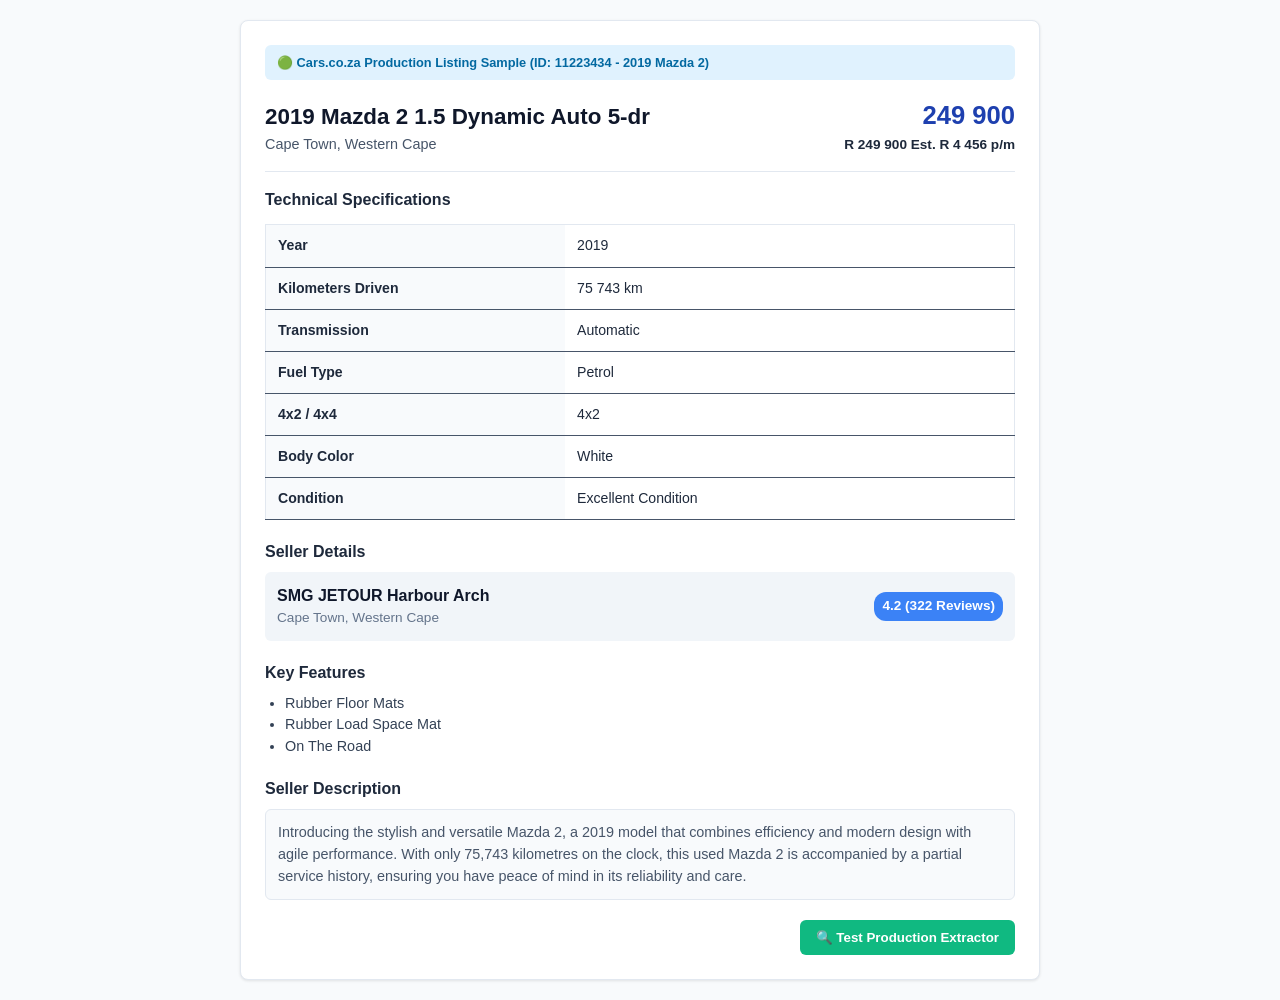
<file: Dice/docs/cars-co-za-sample.html>
<!DOCTYPE html>
<html lang="en">
<head>
  <meta charset="UTF-8">
  <meta name="viewport" content="width=device-width, initial-scale=1.0">
  <title>2019 Mazda 2 1.5 Dynamic Auto 5-dr for sale in Cape Town - Cars.co.za</title>
  <link rel="canonical" href="https://www.cars.co.za/for-sale/used/2019-Mazda-2-1.5-Dynamic-Auto-5-dr-Western-Cape-Cape-Town/11223434/">
  <meta property="og:title" content="2019 Mazda 2 1.5 Dynamic Auto 5-dr for sale - R 249 900">
  <meta property="og:description" content="Introducing the stylish and versatile Mazda 2, a 2019 model that combines efficiency and modern design with agile performance. With only 75,743 kilometres on the clock...">
  <meta property="og:url" content="https://www.cars.co.za/for-sale/used/2019-Mazda-2-1.5-Dynamic-Auto-5-dr-Western-Cape-Cape-Town/11223434/">
  <link rel="stylesheet" href="styles.css">

  <!-- Cars.co.za Marker -->
  <meta name="cars-co-za-marker" id="cars-co-za-marker" content="true">

  <!-- Schema.org Microdata JSON-LD -->
  <script type="application/ld+json">
  {
    "@context": "https://schema.org",
    "@type": "Car",
    "name": "2019 Mazda 2 1.5 Dynamic Auto 5-dr",
    "brand": { "@type": "Brand", "name": "Mazda" },
    "model": "2",
    "vehicleModelDate": "2019",
    "mileageFromOdometer": { "@type": "QuantitativeValue", "value": "75743", "unitCode": "KMT" },
    "vehicleTransmission": "Automatic",
    "fuelType": "Petrol",
    "driveWheelConfiguration": "Front-wheel drive",
    "color": "White",
    "itemCondition": "https://schema.org/UsedCondition",
    "offers": {
      "@type": "Offer",
      "price": "249900",
      "priceCurrency": "ZAR",
      "seller": {
        "@type": "AutoDealer",
        "name": "SMG JETOUR Harbour Arch",
        "aggregateRating": { "@type": "AggregateRating", "ratingValue": "4.2", "reviewCount": "322" }
      }
    },
    "description": "Introducing the stylish and versatile Mazda 2, a 2019 model that combines efficiency and modern design with agile performance. With only 75,743 kilometres on the clock, this used Mazda 2 is accompanied by a partial service history, ensuring you have peace of mind in its reliability and care."
  }
  </script>

  <!-- Hydrated Next.js Props Simulation -->
  <script id="__NEXT_DATA__" type="application/json">
  {
    "props": {
      "pageProps": {
        "listing": {
          "id": "11223434",
          "title": "2019 Mazda 2 1.5 Dynamic Auto 5-dr",
          "year": "2019",
          "mileage": "75 743 km",
          "transmission": "Automatic",
          "fuel": "Petrol",
          "drivetrain": "4x2",
          "colour": "White",
          "condition": "Excellent Condition",
          "price": "249 900",
          "pricingSummary": "R 249 900 Est. R 4 456 p/m",
          "dealer": {
            "name": "SMG JETOUR Harbour Arch",
            "rating": "4.2 (322 Reviews)",
            "address": "Cape Town, Western Cape"
          },
          "location": "Cape Town, Western Cape",
          "features": ["Rubber Floor Mats", "Rubber Load Space Mat", "On The Road"],
          "description": "Introducing the stylish and versatile Mazda 2, a 2019 model that combines efficiency and modern design with agile performance. With only 75,743 kilometres on the clock, this used Mazda 2 is accompanied by a partial service history, ensuring you have peace of mind in its reliability and care."
        }
      }
    }
  }
  </script>
</head>
<body class="demo-body">

  <div class="demo-card">
    <div style="background:#e0f2fe; color:#0369a1; padding:8px 12px; border-radius:6px; font-size:0.8rem; font-weight:600; margin-bottom:16px;">
      🟢 Cars.co.za Production Listing Sample (ID: 11223434 - 2019 Mazda 2)
    </div>

    <!-- Header Section -->
    <div style="display:flex; justify-content:space-between; align-items:flex-start; margin-bottom:16px;">
      <div>
        <h1 class="heading-sm" data-test="heading" style="color:#0f172a; margin-top:4px; font-size:1.4rem;">2019 Mazda 2 1.5 Dynamic Auto 5-dr</h1>
        <p data-test="location" class="location-text" style="color:#475569; font-size:0.9rem;">Cape Town, Western Cape</p>
      </div>
      <div style="text-align:right;">
        <span class="heading-lg price" data-test="price" style="font-size:1.6rem; font-weight:800; color:#1e40af;">249 900</span>
        <span data-test="pricing-summary" class="price-summary" style="display:block; font-size:0.85rem; color:#1e293b; font-weight:600;">R 249 900 Est. R 4 456 p/m</span>
      </div>
    </div>

    <hr style="border:none; border-top:1px solid #e2e8f0; margin:16px 0;">

    <!-- Specification Table -->
    <h3 style="font-size:1rem; color:#1e293b; margin-bottom:12px;">Technical Specifications</h3>
    <table class="vehicle-details__list" style="width:100%; border:1px solid #e2e8f0; margin-bottom:20px;">
      <tbody>
        <tr class="spec-item"><td style="font-weight:600; background:#f8fafc; width:40%;">Year</td><td>2019</td></tr>
        <tr class="spec-item"><td style="font-weight:600; background:#f8fafc;">Kilometers Driven</td><td>75 743 km</td></tr>
        <tr class="spec-item"><td style="font-weight:600; background:#f8fafc;">Transmission</td><td>Automatic</td></tr>
        <tr class="spec-item"><td style="font-weight:600; background:#f8fafc;">Fuel Type</td><td>Petrol</td></tr>
        <tr class="spec-item"><td style="font-weight:600; background:#f8fafc;">4x2 / 4x4</td><td>4x2</td></tr>
        <tr class="spec-item"><td style="font-weight:600; background:#f8fafc;">Body Color</td><td>White</td></tr>
        <tr class="spec-item"><td style="font-weight:600; background:#f8fafc;">Condition</td><td>Excellent Condition</td></tr>
      </tbody>
    </table>

    <!-- Seller Info -->
    <h3 style="font-size:1rem; color:#1e293b; margin-bottom:8px;">Seller Details</h3>
    <div class="seller-info" style="background:#f1f5f9; padding:12px; border-radius:6px; margin-bottom:20px; display:flex; justify-content:space-between; align-items:center;">
      <div>
        <strong class="seller-info__title" data-test="dealer-name" style="color:#0f172a;">SMG JETOUR Harbour Arch</strong>
        <p class="seller-info__address" data-test="dealer-address" style="color:#64748b; font-size:0.85rem;">Cape Town, Western Cape</p>
      </div>
      <div class="rating-badge" data-test="dealer-rating" style="background:#3b82f6; color:#fff; padding:4px 8px; border-radius:12px; font-weight:700; font-size:0.85rem;">
        4.2 (322 Reviews)
      </div>
    </div>

    <!-- Features -->
    <h3 style="font-size:1rem; color:#1e293b; margin-bottom:8px;">Key Features</h3>
    <ul class="features-list" data-test="features" style="padding-left:20px; margin-bottom:20px; font-size:0.9rem; color:#334155;">
      <li>Rubber Floor Mats</li>
      <li>Rubber Load Space Mat</li>
      <li>On The Road</li>
    </ul>

    <!-- Description -->
    <h3 style="font-size:1rem; color:#1e293b; margin-bottom:8px;">Seller Description</h3>
    <p class="vehicle-description" data-test="description" style="background:#f8fafc; border:1px solid #e2e8f0; padding:12px; border-radius:6px; font-size:0.9rem; color:#475569;">
      Introducing the stylish and versatile Mazda 2, a 2019 model that combines efficiency and modern design with agile performance. With only 75,743 kilometres on the clock, this used Mazda 2 is accompanied by a partial service history, ensuring you have peace of mind in its reliability and care.
    </p>

    <!-- Test Harness Trigger -->
    <div style="margin-top:20px; text-align:right;">
      <button onclick="runSampleExtraction()" style="background:#10b981; color:#fff; border:none; padding:10px 16px; border-radius:6px; font-weight:700; cursor:pointer;">
        🔍 Test Production Extractor
      </button>
    </div>

    <pre id="sample-json-out" style="margin-top:16px; display:none; background:#0f172a; color:#34d399; padding:12px; border-radius:6px; font-size:0.8rem; overflow-x:auto;"></pre>
  </div>

  <script src="normalizers.js"></script>
  <script src="validators.js"></script>
  <script src="source-extractor.js"></script>
  <script>
    function runSampleExtraction() {
      const res = window.CarSourceExtractor.extractFromDocument(document);
      const out = document.getElementById('sample-json-out');
      out.style.display = 'block';
      out.textContent = JSON.stringify(res.normalized, null, 2);
    }
  </script>
</body>
</html>
</file>
<file: docs/styles.css>
:root {
  --bg-dark: #0f172a;
  --bg-card: #1e293b;
  --bg-input: #334155;
  --text-main: #f8fafc;
  --text-muted: #94a3b8;
  --primary: #3b82f6;
  --primary-hover: #2563eb;
  --success: #10b981;
  --warning: #f59e0b;
  --danger: #ef4444;
  --border: #475569;
  --radius: 8px;
  --font: -apple-system, BlinkMacSystemFont, "Segoe UI", Roboto, Helvetica, Arial, sans-serif;
}

* {
  box-sizing: border-box;
  margin: 0;
  padding: 0;
}

body {
  font-family: var(--font);
  background-color: var(--bg-dark);
  color: var(--text-main);
  line-height: 1.5;
  padding: 16px;
}

header {
  margin-bottom: 24px;
  border-bottom: 1px solid var(--border);
  padding-bottom: 16px;
}

h1 {
  font-size: 1.5rem;
  font-weight: 700;
  color: var(--text-main);
  display: flex;
  align-items: center;
  gap: 10px;
}

h2 {
  font-size: 1.2rem;
  margin-bottom: 12px;
  color: var(--primary);
}

p {
  color: var(--text-muted);
  font-size: 0.95rem;
}

.badge {
  font-size: 0.75rem;
  padding: 2px 8px;
  border-radius: 12px;
  font-weight: 600;
  display: inline-block;
}
.badge-no-node {
  background-color: #065f46;
  color: #34d399;
  border: 1px solid #10b981;
}

.grid-layout {
  display: grid;
  grid-template-columns: 1fr;
  gap: 20px;
}

@media (min-width: 900px) {
  .grid-layout {
    grid-template-columns: 1fr 1fr;
  }
  .full-width {
    grid-column: span 2;
  }
}

.card {
  background-color: var(--bg-card);
  border: 1px solid var(--border);
  border-radius: var(--radius);
  padding: 16px;
  box-shadow: 0 4px 6px -1px rgba(0,0,0,0.3);
}

.action-bar {
  display: flex;
  flex-wrap: wrap;
  gap: 12px;
  margin-bottom: 16px;
}

.btn {
  background-color: var(--primary);
  color: #ffffff;
  border: none;
  padding: 10px 16px;
  border-radius: var(--radius);
  font-weight: 600;
  font-size: 0.9rem;
  cursor: pointer;
  display: inline-flex;
  align-items: center;
  gap: 6px;
  transition: background-color 0.2s ease, transform 0.1s ease;
}

.btn:hover {
  background-color: var(--primary-hover);
}

.btn:active {
  transform: scale(0.98);
}

.btn-secondary {
  background-color: #475569;
}
.btn-secondary:hover {
  background-color: #64748b;
}

.btn-success {
  background-color: var(--success);
}
.btn-success:hover {
  background-color: #059669;
}

.btn-outline {
  background-color: transparent;
  border: 1px solid var(--border);
  color: var(--text-main);
}
.btn-outline:hover {
  background-color: var(--bg-input);
}

.table-responsive {
  width: 100%;
  overflow-x: auto;
}

table {
  width: 100%;
  border-collapse: collapse;
  margin-top: 8px;
  font-size: 0.88rem;
}

th, td {
  padding: 10px 12px;
  text-align: left;
  border-bottom: 1px solid var(--border);
}

th {
  background-color: #0f172a;
  color: var(--text-muted);
  font-weight: 600;
  text-transform: uppercase;
  font-size: 0.75rem;
  letter-spacing: 0.05em;
}

tr:hover {
  background-color: rgba(255,255,255,0.02);
}

.status-tag {
  display: inline-flex;
  align-items: center;
  gap: 4px;
  padding: 2px 8px;
  border-radius: 4px;
  font-size: 0.75rem;
  font-weight: 600;
}
.status-extracted { background-color: rgba(16, 185, 129, 0.2); color: #34d399; }
.status-missing { background-color: rgba(245, 158, 11, 0.2); color: #fbbf24; }
.status-error { background-color: rgba(239, 68, 68, 0.2); color: #f87171; }
.status-filled { background-color: rgba(59, 130, 246, 0.2); color: #60a5fa; }

iframe {
  width: 100%;
  height: 480px;
  border: 1px solid var(--border);
  border-radius: var(--radius);
  background-color: #ffffff;
}

/* Tabs */
.tabs {
  display: flex;
  border-bottom: 1px solid var(--border);
  margin-bottom: 16px;
}
.tab-btn {
  padding: 8px 16px;
  background: none;
  border: none;
  color: var(--text-muted);
  font-weight: 600;
  cursor: pointer;
  border-bottom: 2px solid transparent;
}
.tab-btn.active {
  color: var(--primary);
  border-bottom-color: var(--primary);
}
.tab-content {
  display: none;
}
.tab-content.active {
  display: block;
}

/* Mapping Table Editor */
.mapping-input {
  width: 100%;
  background-color: var(--bg-input);
  border: 1px solid var(--border);
  color: var(--text-main);
  padding: 6px 10px;
  border-radius: 4px;
  font-family: monospace;
  font-size: 0.85rem;
}

/* Form Styles for Dummy Pages */
.demo-body {
  background-color: #f8fafc;
  color: #1e293b;
  padding: 20px;
  font-family: var(--font);
}
.demo-card {
  background-color: #ffffff;
  border: 1px solid #e2e8f0;
  border-radius: 8px;
  padding: 24px;
  max-width: 800px;
  margin: 0 auto;
  box-shadow: 0 1px 3px rgba(0,0,0,0.1);
}
.demo-form-group {
  margin-bottom: 16px;
}
.demo-form-group label {
  display: block;
  font-weight: 600;
  margin-bottom: 6px;
  font-size: 0.9rem;
  color: #334155;
}
.demo-control {
  width: 100%;
  padding: 8px 12px;
  border: 1px solid #cbd5e1;
  border-radius: 6px;
  font-size: 0.95rem;
}
.demo-control:focus {
  border-color: #3b82f6;
  outline: none;
  box-shadow: 0 0 0 3px rgba(59, 130, 246, 0.2);
}
.checkbox-group, .radio-group {
  display: flex;
  flex-wrap: wrap;
  gap: 12px;
}
.checkbox-item, .radio-item {
  display: flex;
  align-items: center;
  gap: 6px;
  font-size: 0.9rem;
}
</file>
<file: Dice/docs/styles.css>
:root {
  --bg-dark: #0f172a;
  --bg-card: #1e293b;
  --bg-input: #334155;
  --text-main: #f8fafc;
  --text-muted: #94a3b8;
  --primary: #3b82f6;
  --primary-hover: #2563eb;
  --success: #10b981;
  --warning: #f59e0b;
  --danger: #ef4444;
  --border: #475569;
  --radius: 8px;
  --font: -apple-system, BlinkMacSystemFont, "Segoe UI", Roboto, Helvetica, Arial, sans-serif;
}

* {
  box-sizing: border-box;
  margin: 0;
  padding: 0;
}

body {
  font-family: var(--font);
  background-color: var(--bg-dark);
  color: var(--text-main);
  line-height: 1.5;
  padding: 16px;
}

header {
  margin-bottom: 24px;
  border-bottom: 1px solid var(--border);
  padding-bottom: 16px;
}

h1 {
  font-size: 1.5rem;
  font-weight: 700;
  color: var(--text-main);
  display: flex;
  align-items: center;
  gap: 10px;
}

h2 {
  font-size: 1.2rem;
  margin-bottom: 12px;
  color: var(--primary);
}

p {
  color: var(--text-muted);
  font-size: 0.95rem;
}

.badge {
  font-size: 0.75rem;
  padding: 2px 8px;
  border-radius: 12px;
  font-weight: 600;
  display: inline-block;
}
.badge-no-node {
  background-color: #065f46;
  color: #34d399;
  border: 1px solid #10b981;
}

.grid-layout {
  display: grid;
  grid-template-columns: 1fr;
  gap: 20px;
}

@media (min-width: 900px) {
  .grid-layout {
    grid-template-columns: 1fr 1fr;
  }
  .full-width {
    grid-column: span 2;
  }
}

.card {
  background-color: var(--bg-card);
  border: 1px solid var(--border);
  border-radius: var(--radius);
  padding: 16px;
  box-shadow: 0 4px 6px -1px rgba(0,0,0,0.3);
}

.action-bar {
  display: flex;
  flex-wrap: wrap;
  gap: 12px;
  margin-bottom: 16px;
}

.btn {
  background-color: var(--primary);
  color: #ffffff;
  border: none;
  padding: 10px 16px;
  border-radius: var(--radius);
  font-weight: 600;
  font-size: 0.9rem;
  cursor: pointer;
  display: inline-flex;
  align-items: center;
  gap: 6px;
  transition: background-color 0.2s ease, transform 0.1s ease;
}

.btn:hover {
  background-color: var(--primary-hover);
}

.btn:active {
  transform: scale(0.98);
}

.btn-secondary {
  background-color: #475569;
}
.btn-secondary:hover {
  background-color: #64748b;
}

.btn-success {
  background-color: var(--success);
}
.btn-success:hover {
  background-color: #059669;
}

.btn-outline {
  background-color: transparent;
  border: 1px solid var(--border);
  color: var(--text-main);
}
.btn-outline:hover {
  background-color: var(--bg-input);
}

.table-responsive {
  width: 100%;
  overflow-x: auto;
}

table {
  width: 100%;
  border-collapse: collapse;
  margin-top: 8px;
  font-size: 0.88rem;
}

th, td {
  padding: 10px 12px;
  text-align: left;
  border-bottom: 1px solid var(--border);
}

th {
  background-color: #0f172a;
  color: var(--text-muted);
  font-weight: 600;
  text-transform: uppercase;
  font-size: 0.75rem;
  letter-spacing: 0.05em;
}

tr:hover {
  background-color: rgba(255,255,255,0.02);
}

.status-tag {
  display: inline-flex;
  align-items: center;
  gap: 4px;
  padding: 2px 8px;
  border-radius: 4px;
  font-size: 0.75rem;
  font-weight: 600;
}
.status-extracted { background-color: rgba(16, 185, 129, 0.2); color: #34d399; }
.status-missing { background-color: rgba(245, 158, 11, 0.2); color: #fbbf24; }
.status-error { background-color: rgba(239, 68, 68, 0.2); color: #f87171; }
.status-filled { background-color: rgba(59, 130, 246, 0.2); color: #60a5fa; }

iframe {
  width: 100%;
  height: 480px;
  border: 1px solid var(--border);
  border-radius: var(--radius);
  background-color: #ffffff;
}

/* Tabs */
.tabs {
  display: flex;
  border-bottom: 1px solid var(--border);
  margin-bottom: 16px;
}
.tab-btn {
  padding: 8px 16px;
  background: none;
  border: none;
  color: var(--text-muted);
  font-weight: 600;
  cursor: pointer;
  border-bottom: 2px solid transparent;
}
.tab-btn.active {
  color: var(--primary);
  border-bottom-color: var(--primary);
}
.tab-content {
  display: none;
}
.tab-content.active {
  display: block;
}

/* Mapping Table Editor */
.mapping-input {
  width: 100%;
  background-color: var(--bg-input);
  border: 1px solid var(--border);
  color: var(--text-main);
  padding: 6px 10px;
  border-radius: 4px;
  font-family: monospace;
  font-size: 0.85rem;
}

/* Form Styles for Dummy Pages */
.demo-body {
  background-color: #f8fafc;
  color: #1e293b;
  padding: 20px;
  font-family: var(--font);
}
.demo-card {
  background-color: #ffffff;
  border: 1px solid #e2e8f0;
  border-radius: 8px;
  padding: 24px;
  max-width: 800px;
  margin: 0 auto;
  box-shadow: 0 1px 3px rgba(0,0,0,0.1);
}
.demo-form-group {
  margin-bottom: 16px;
}
.demo-form-group label {
  display: block;
  font-weight: 600;
  margin-bottom: 6px;
  font-size: 0.9rem;
  color: #334155;
}
.demo-control {
  width: 100%;
  padding: 8px 12px;
  border: 1px solid #cbd5e1;
  border-radius: 6px;
  font-size: 0.95rem;
}
.demo-control:focus {
  border-color: #3b82f6;
  outline: none;
  box-shadow: 0 0 0 3px rgba(59, 130, 246, 0.2);
}
.checkbox-group, .radio-group {
  display: flex;
  flex-wrap: wrap;
  gap: 12px;
}
.checkbox-item, .radio-item {
  display: flex;
  align-items: center;
  gap: 6px;
  font-size: 0.9rem;
}
</file>
